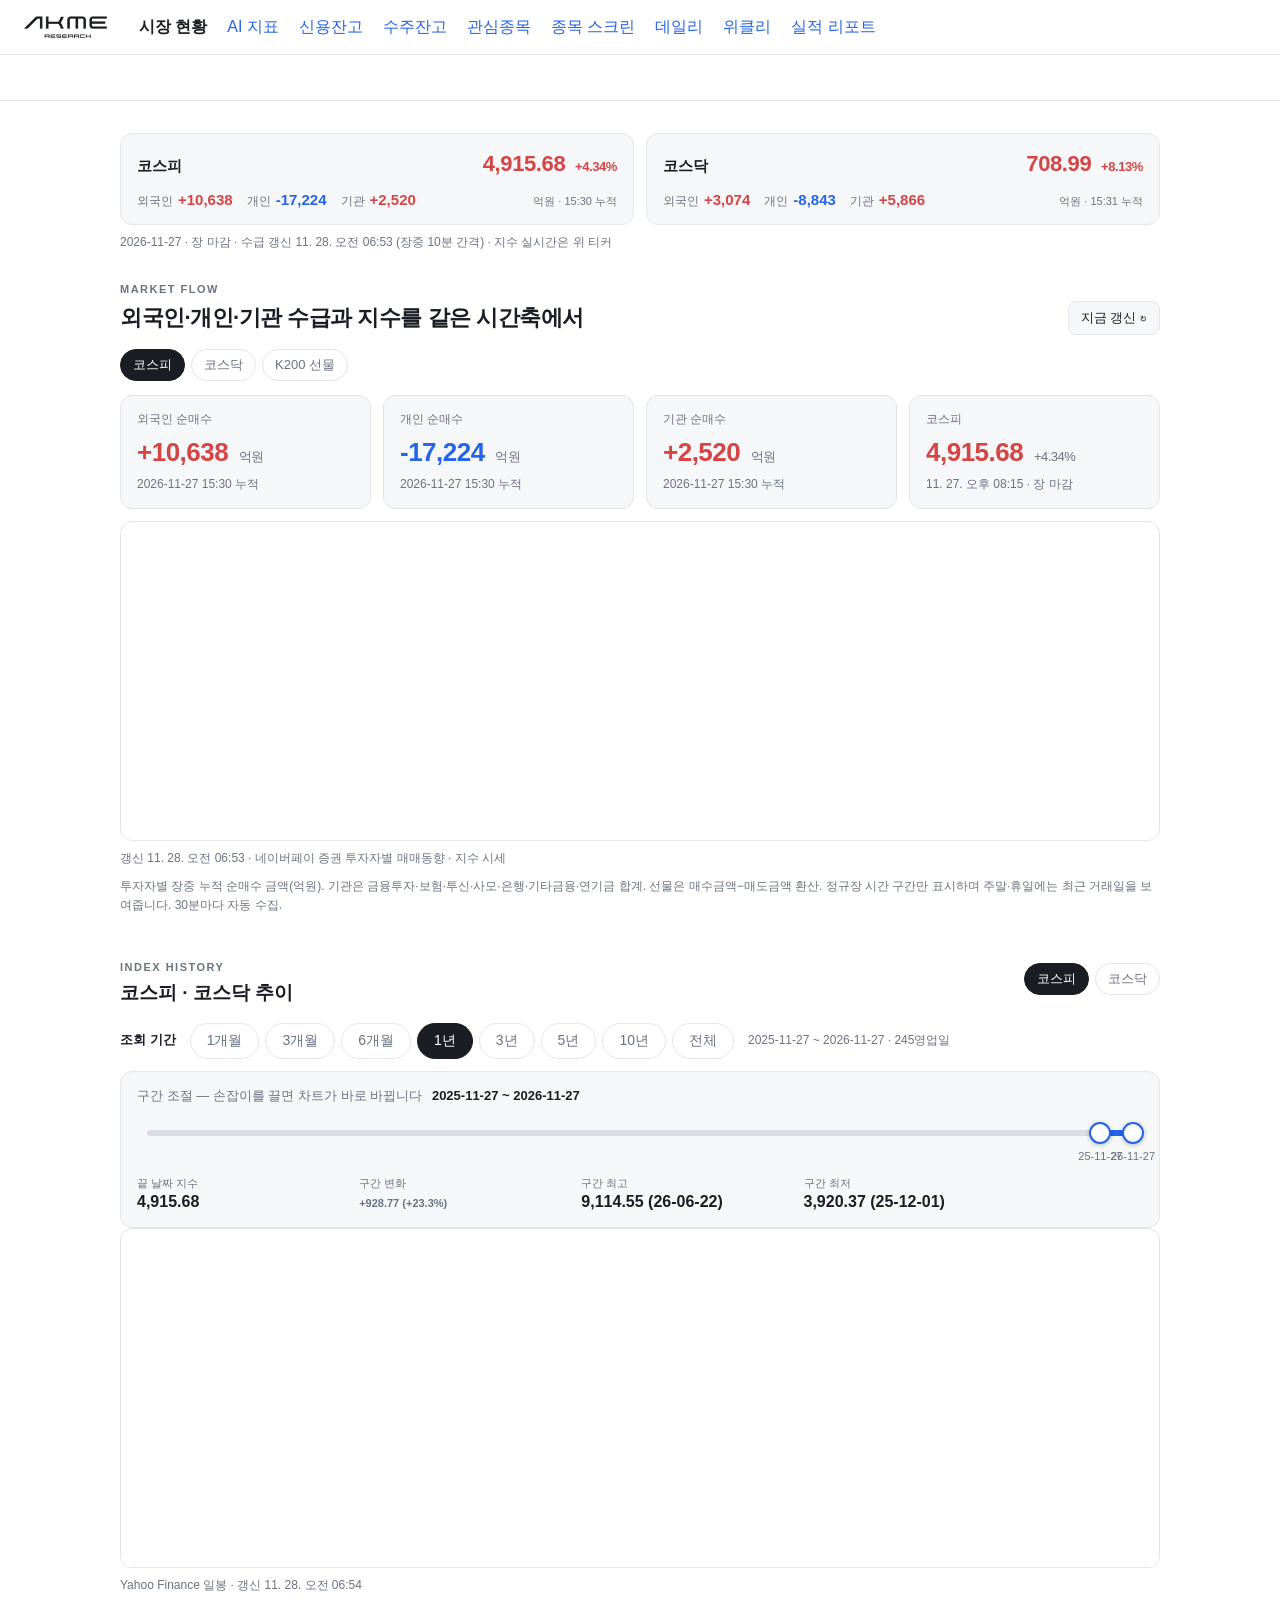
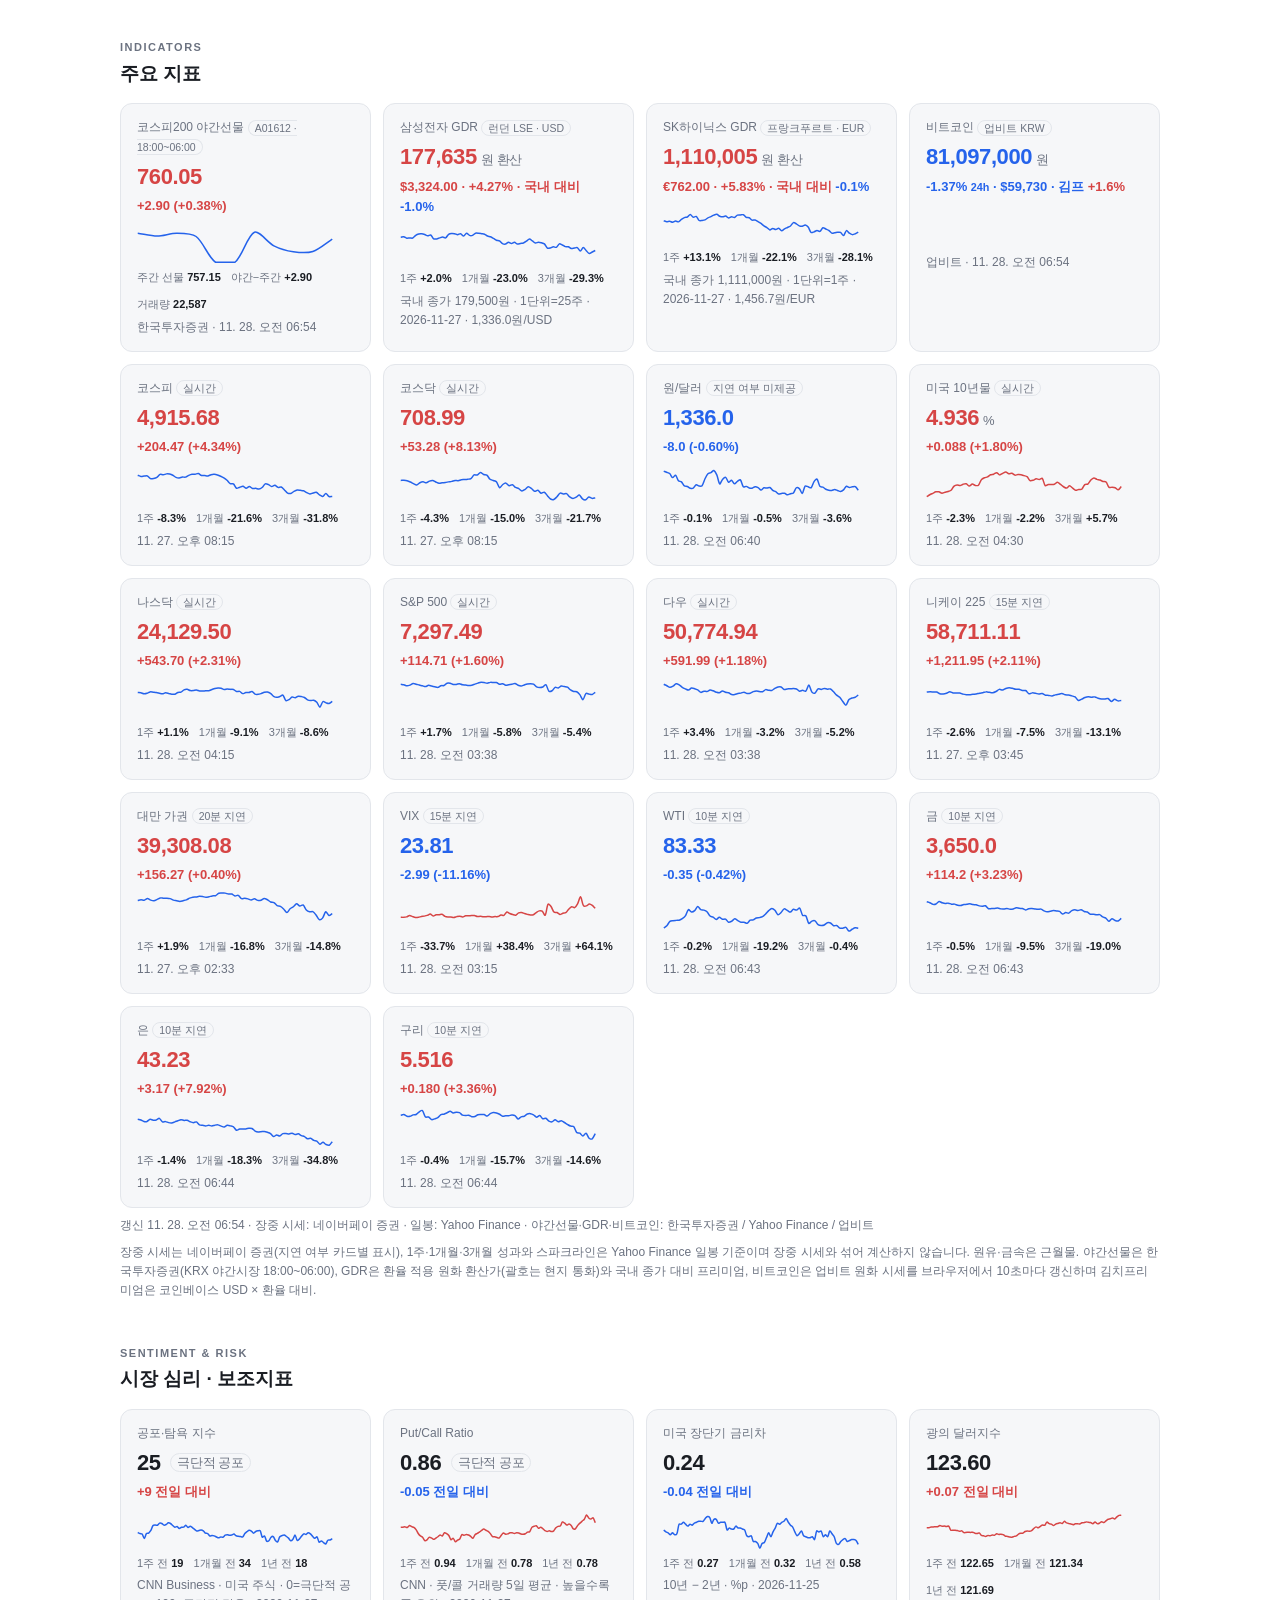
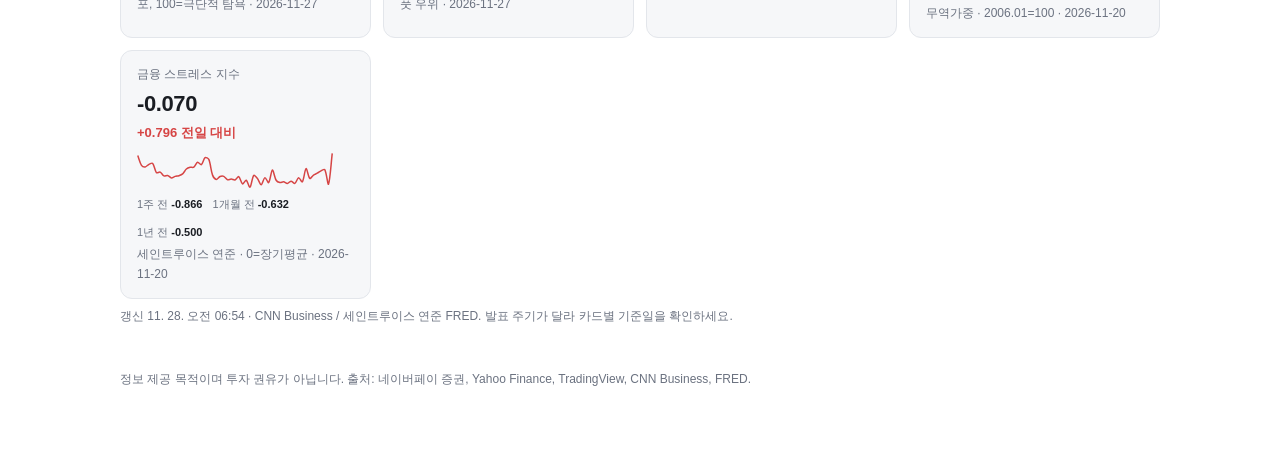
<file: index.html>
<!DOCTYPE html>
<html lang="ko">
<head>
<meta charset="UTF-8">
<meta name="viewport" content="width=device-width, initial-scale=1">
<title>시장 현황 · AKME Research</title>
<meta name="description" content="외국인 수급과 지수, 12개 핵심 지표, 시장 심리를 한 화면에서. AI가 읽는 실적·수급·시장 심리.">
<meta property="og:type" content="website">
<meta property="og:site_name" content="AKME Research">
<meta property="og:title" content="시장 현황 · AKME Research">
<meta property="og:description" content="외국인 수급과 지수, 12개 핵심 지표, 시장 심리를 한 화면에서. AI가 읽는 실적·수급·시장 심리.">
<meta property="og:url" content="https://akmeresearch.github.io/stock/index.html">
<meta property="og:image" content="https://akmeresearch.github.io/stock/site/img/og-logo-2026-11.png">
<meta property="og:image:width" content="1200">
<meta property="og:image:height" content="630">
<meta property="og:locale" content="ko_KR">
<meta name="twitter:card" content="summary_large_image">
<meta name="twitter:title" content="시장 현황 · AKME Research">
<meta name="twitter:description" content="외국인 수급과 지수, 12개 핵심 지표, 시장 심리를 한 화면에서. AI가 읽는 실적·수급·시장 심리.">
<meta name="twitter:image" content="https://akmeresearch.github.io/stock/site/img/og-logo-2026-11.png">
<link rel="icon" href="favicon.ico?v=2" sizes="any">
<link rel="icon" type="image/png" sizes="32x32" href="site/img/icon-32.png?v=2">
<link rel="icon" type="image/png" sizes="192x192" href="site/img/icon-192.png?v=2">
<link rel="apple-touch-icon" sizes="180x180" href="site/img/icon-180.png?v=2">
<meta name="theme-color" content="#000000">
<link rel="stylesheet" href="site/style.css?v=202611201400">
<script src="site/vendor/chart.umd.min.js"></script>
</head>
<body>
<nav class="nav">
  <a class="brand" href="index.html"><img src="site/img/logo-dark.png" alt="AKME Research"></a>
  <a href="index.html" class="cur">시장 현황</a>
  <a href="ai.html">AI 지표</a>
  <a href="credit.html">신용잔고</a>
  <a href="backlog.html">수주잔고</a>
  <a href="stocks.html">관심종목</a>
  <a href="screen.html">종목 스크린</a>
  <a href="daily.html">데일리</a>
  <a href="weekly.html">위클리</a>
  <a href="reports.html">실적 리포트</a>
</nav>

<!-- 실시간 티커 (TradingView) -->
<div class="ticker">
  <div class="tradingview-widget-container">
    <div class="tradingview-widget-container__widget"></div>
    <script type="text/javascript" src="https://s3.tradingview.com/external-embedding/embed-widget-ticker-tape.js" async>
    {"symbols":[
      {"proName":"KRX:KOSPI","title":"코스피"},
      {"proName":"KRX:KOSDAQ","title":"코스닥"},
      {"proName":"KRX:KOSPI200","title":"코스피200"},
      {"proName":"FX_IDC:USDKRW","title":"원/달러"},
      {"proName":"NASDAQ:IXIC","title":"나스닥"},
      {"proName":"SP:SPX","title":"S&P 500"},
      {"proName":"TVC:VIX","title":"VIX"},
      {"proName":"TVC:US10Y","title":"미 10년물"},
      {"proName":"TVC:USOIL","title":"WTI"},
      {"proName":"TVC:GOLD","title":"금"},
      {"proName":"LSE:SMSN","title":"삼성전자 GDR"},
      {"proName":"UPBIT:BTCKRW","title":"BTC"}
    ],"showSymbolLogo":false,"colorTheme":"light","isTransparent":true,"displayMode":"adaptive","locale":"kr"}
    </script>
  </div>
</div>

<main class="wrap wide">
  <section class="sec quick-sec">
    <div id="quick" class="quick"></div>
    <div id="quick-note" class="note"></div>
  </section>

  <section class="sec">
    <div class="sec-head">
      <div><div class="eyebrow">MARKET FLOW</div><h1>외국인·개인·기관 수급과 지수를 같은 시간축에서</h1></div>
      <button class="btn" data-refresh>지금 갱신 ↻</button>
    </div>
    <div class="tabs">
      <button class="tab on" data-market="KOSPI">코스피</button>
      <button class="tab" data-market="KOSDAQ">코스닥</button>
      <button class="tab" data-market="FUT">K200 선물</button>
    </div>
    <div id="flow-stat" class="stats"></div>
    <div class="chart-box"><canvas id="flow-chart"></canvas></div>
    <div id="flow-note" class="note"></div>
    <div class="note">투자자별 장중 누적 순매수 금액(억원). 기관은 금융투자·보험·투신·사모·은행·기타금융·연기금 합계. 선물은 매수금액−매도금액 환산. 정규장 시간 구간만 표시하며 주말·휴일에는 최근 거래일을 보여줍니다. 30분마다 자동 수집.</div>
  </section>

  <section class="sec">
    <div class="sec-head">
      <div><div class="eyebrow">INDEX HISTORY</div><h2>코스피 · 코스닥 추이</h2></div>
      <div class="tabs" id="ih-market"><button class="tab on" data-code="KOSPI">코스피</button><button class="tab" data-code="KOSDAQ">코스닥</button></div>
    </div>
    <div class="period-bar">
      <span class="period-label">조회 기간</span>
      <div class="tabs" id="ih-range">
        <button class="tab" data-months="1">1개월</button>
        <button class="tab" data-months="3">3개월</button>
        <button class="tab" data-months="6">6개월</button>
        <button class="tab on" data-months="12">1년</button>
        <button class="tab" data-months="36">3년</button>
        <button class="tab" data-months="60">5년</button>
        <button class="tab" data-months="120">10년</button>
        <button class="tab" data-months="0">전체</button>
      </div>
      <span id="ih-period-note" class="note" style="margin:0"></span>
    </div>
    <div class="slider-box">
      <label>구간 조절 — 손잡이를 끌면 차트가 바로 바뀝니다 <b><span id="ih-start">—</span> ~ <span id="ih-end">—</span></b></label>
      <div id="ih-slider"></div>
      <div class="readout">
        <div><span>끝 날짜 지수</span><b id="ih-last">—</b></div>
        <div><span>구간 변화</span><b id="ih-change">—</b></div>
        <div><span>구간 최고</span><b id="ih-high">—</b></div>
        <div><span>구간 최저</span><b id="ih-low">—</b></div>
      </div>
    </div>
    <div class="chart-box" style="height:340px"><canvas id="ih-chart"></canvas></div>
    <div id="ih-note" class="note"></div>
  </section>

  <section class="sec">
    <div class="sec-head"><div><div class="eyebrow">INDICATORS</div><h2>주요 지표</h2></div></div>
    <div id="ind-grid" class="grid"></div>
    <div id="ind-note" class="note"></div>
    <div class="note">장중 시세는 네이버페이 증권(지연 여부 카드별 표시), 1주·1개월·3개월 성과와 스파크라인은 Yahoo Finance 일봉 기준이며 장중 시세와 섞어 계산하지 않습니다. 원유·금속은 근월물. 야간선물은 한국투자증권(KRX 야간시장 18:00~06:00), GDR은 환율 적용 원화 환산가(괄호는 현지 통화)와 국내 종가 대비 프리미엄, 비트코인은 업비트 원화 시세를 브라우저에서 10초마다 갱신하며 김치프리미엄은 코인베이스 USD × 환율 대비.</div>
  </section>

  <section class="sec">
    <div class="sec-head"><div><div class="eyebrow">SENTIMENT &amp; RISK</div><h2>시장 심리 · 보조지표</h2></div></div>
    <div id="sent-grid" class="grid"></div>
    <div id="sent-note" class="note"></div>
  </section>

  <div class="footer">정보 제공 목적이며 투자 권유가 아닙니다. 출처: 네이버페이 증권, Yahoo Finance, TradingView, CNN Business, FRED.</div>
</main>
<script src="site/rangeslider.js?v=202611161532"></script>
<script src="site/market.js?v=202611161532"></script>
</body>
</html>
</file>
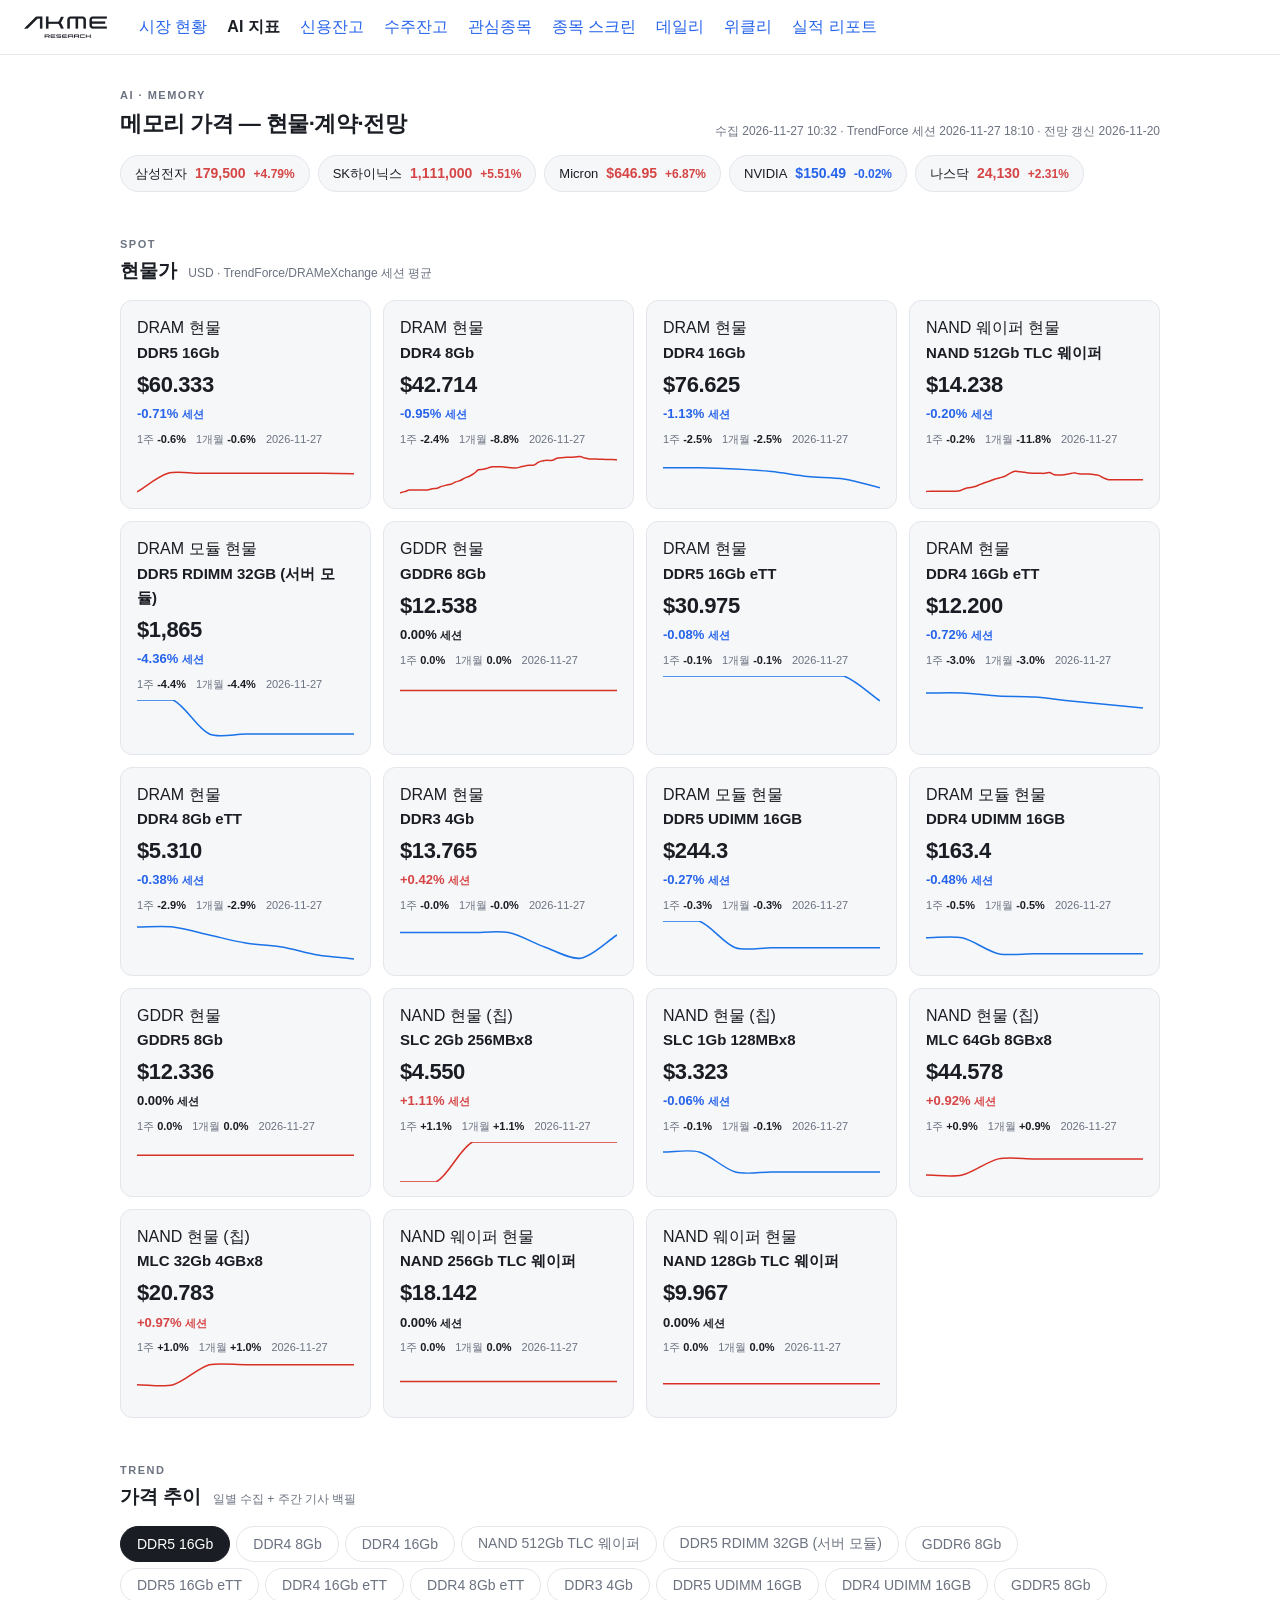
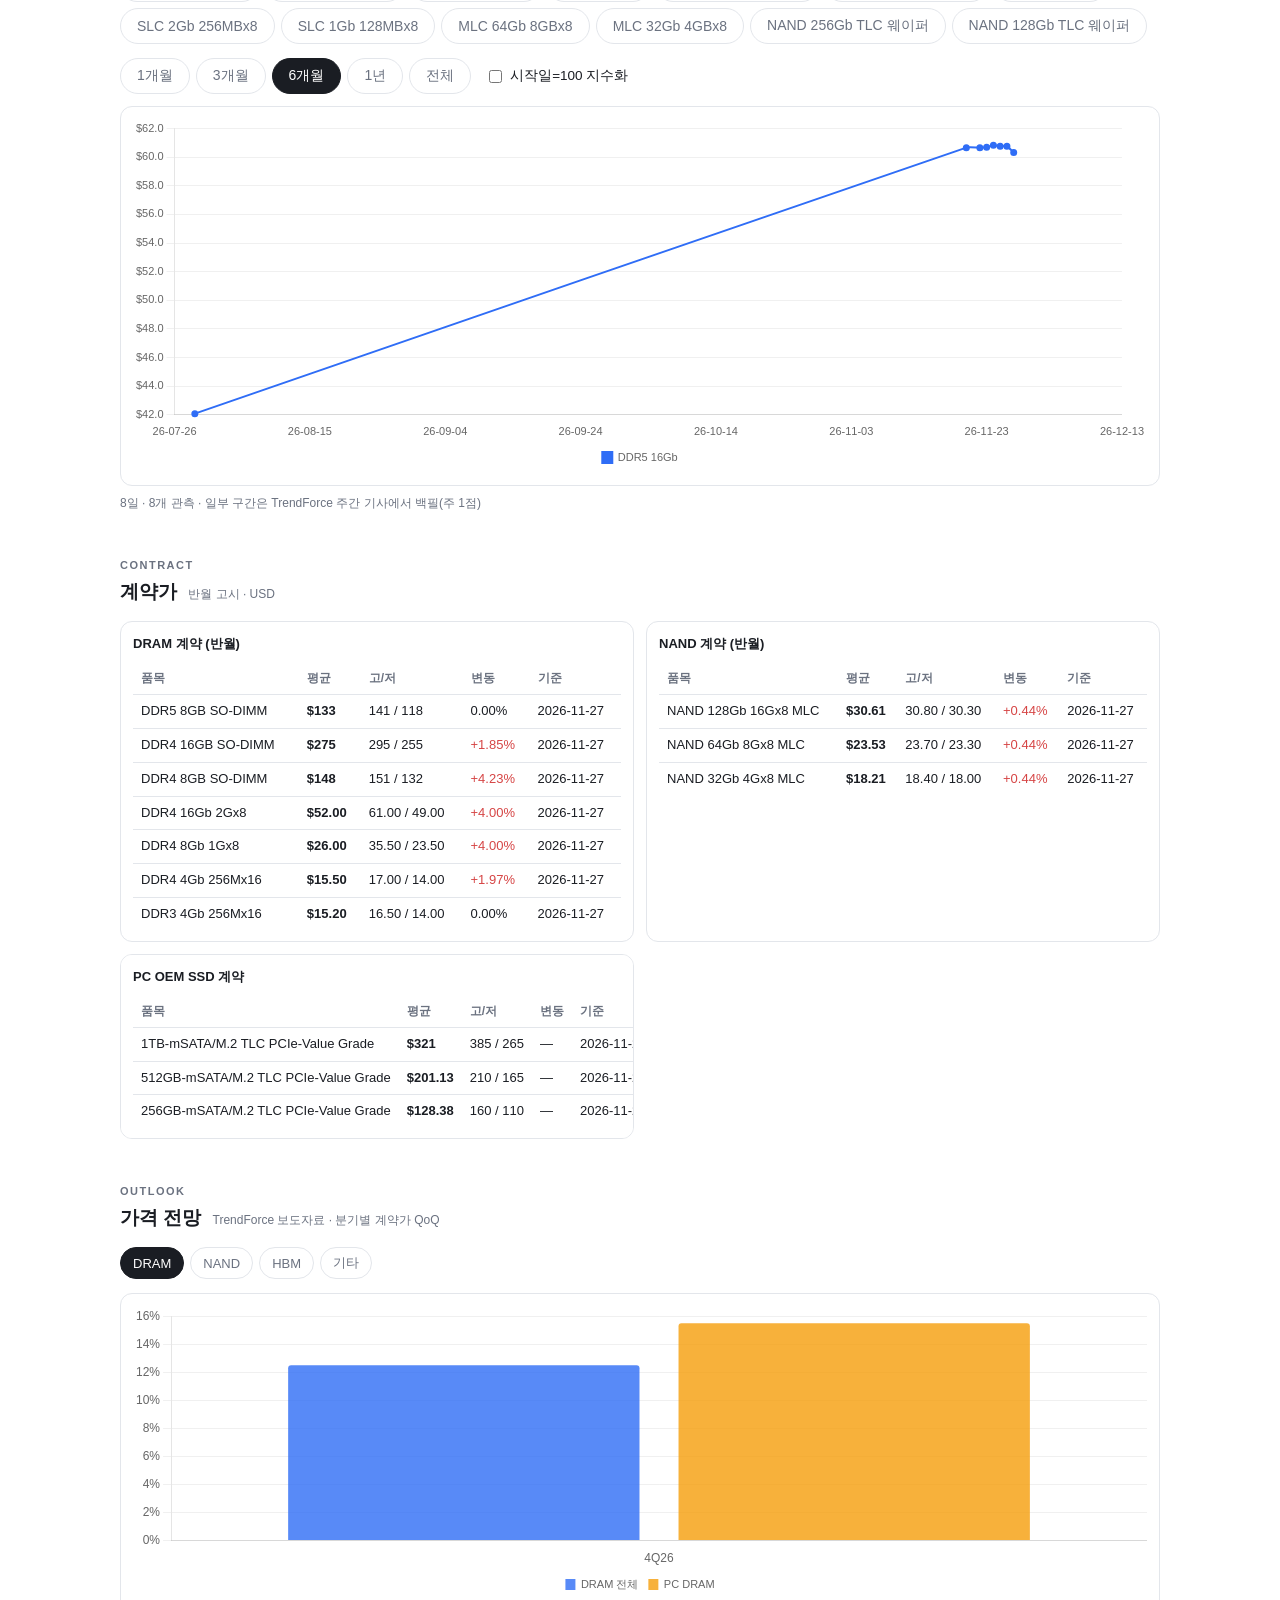
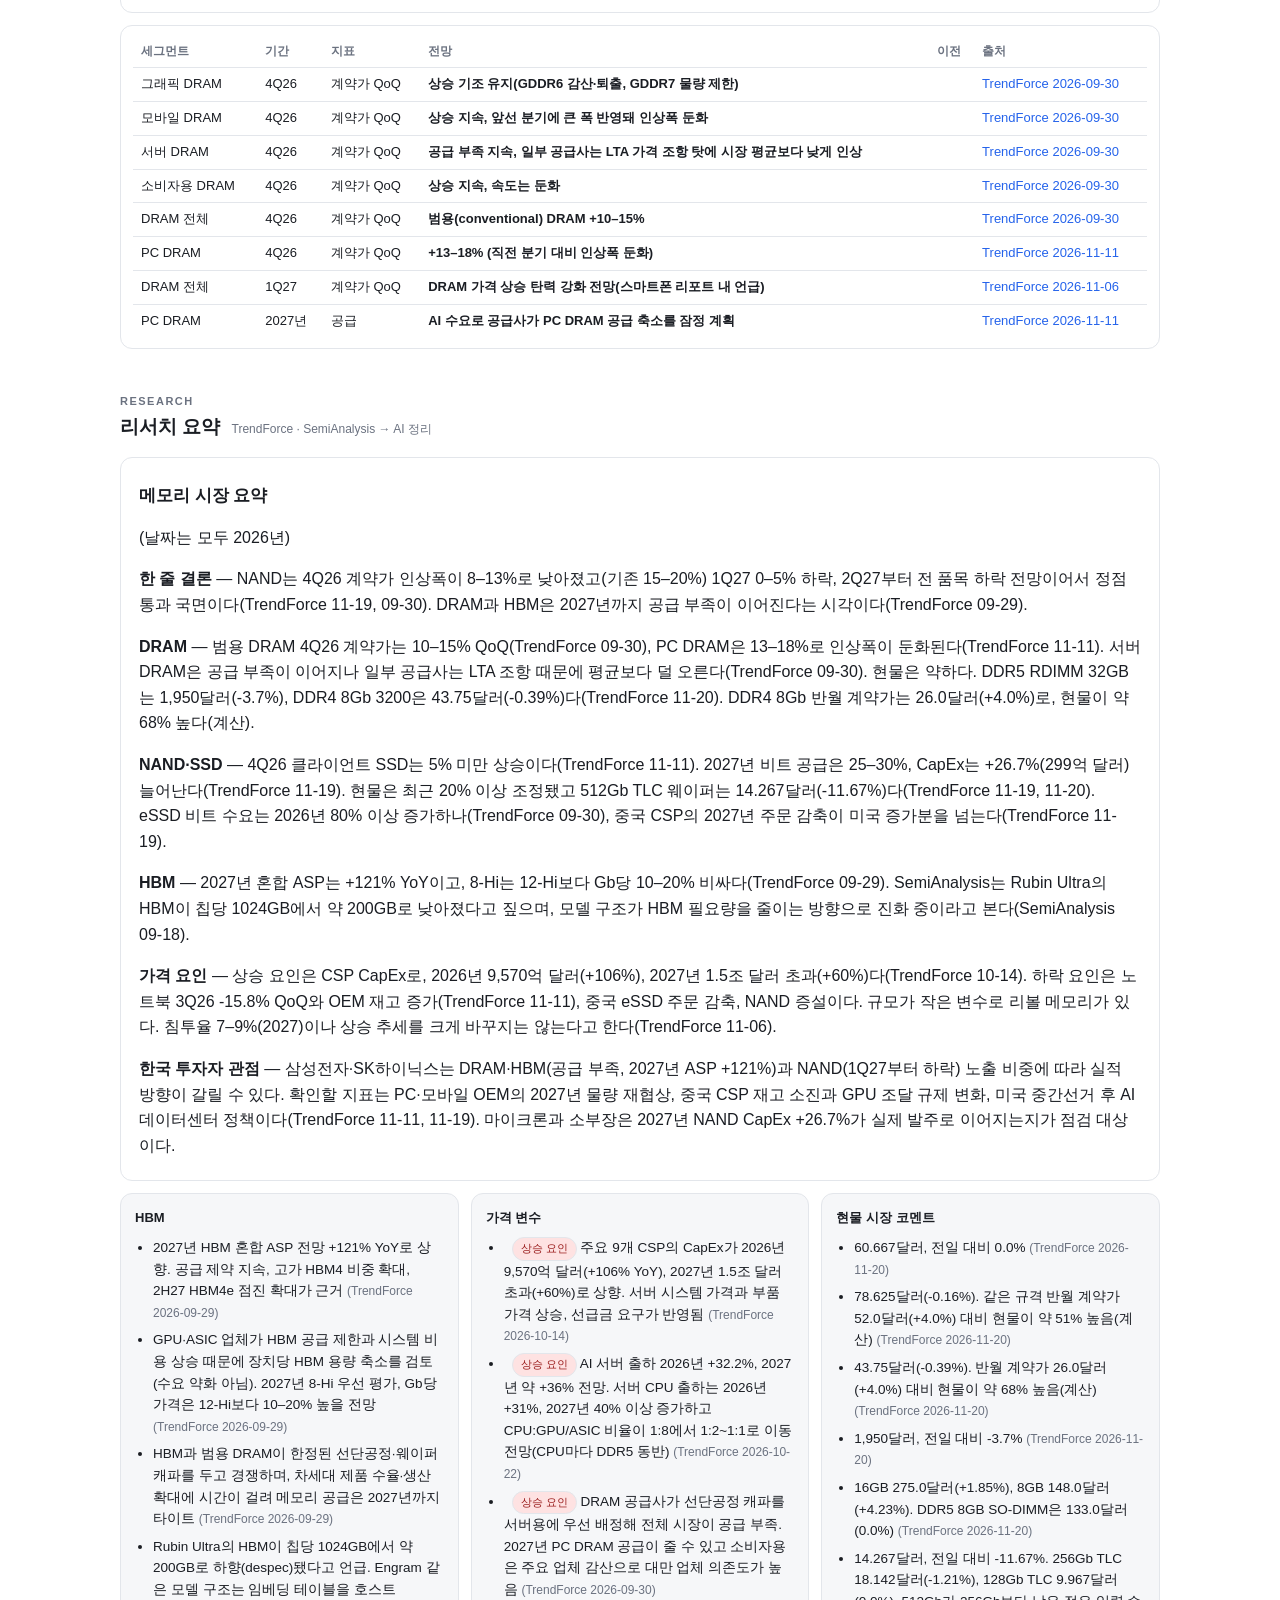
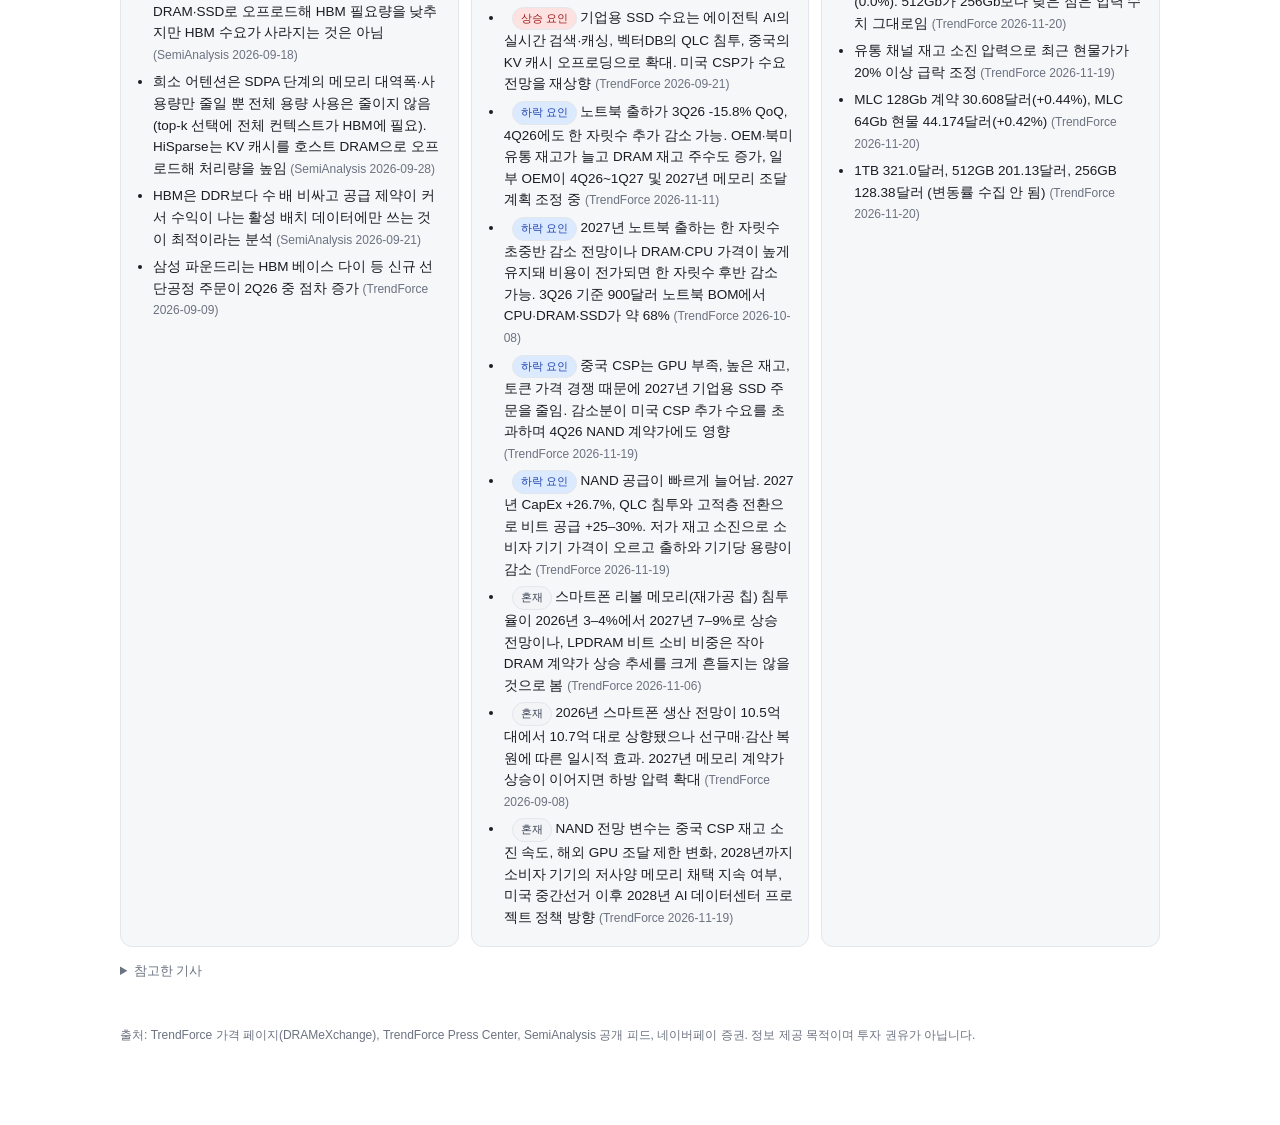
<file: ai.html>
<!DOCTYPE html>
<html lang="ko">
<head>
<meta charset="UTF-8">
<meta name="viewport" content="width=device-width, initial-scale=1">
<title>AI 지표 · AKME Research</title>
<meta name="description" content="DRAM·NAND 현물가 추이, 계약가, TrendForce·SemiAnalysis 기반 메모리 가격 전망을 차트로.">
<meta property="og:type" content="website">
<meta property="og:site_name" content="AKME Research">
<meta property="og:title" content="AI 지표 · AKME Research">
<meta property="og:description" content="DRAM·NAND 현물가 추이, 계약가, TrendForce·SemiAnalysis 기반 메모리 가격 전망을 차트로.">
<meta property="og:url" content="https://akmeresearch.github.io/stock/ai.html">
<meta property="og:image" content="https://akmeresearch.github.io/stock/site/img/og-logo-2026-11.png">
<meta property="og:image:width" content="1200">
<meta property="og:image:height" content="630">
<meta property="og:locale" content="ko_KR">
<meta name="twitter:card" content="summary_large_image">
<meta name="twitter:title" content="AI 지표 · AKME Research">
<meta name="twitter:image" content="https://akmeresearch.github.io/stock/site/img/og-logo-2026-11.png">
<link rel="icon" href="favicon.ico?v=2" sizes="any">
<link rel="icon" type="image/png" sizes="32x32" href="site/img/icon-32.png?v=2">
<link rel="icon" type="image/png" sizes="192x192" href="site/img/icon-192.png?v=2">
<link rel="apple-touch-icon" sizes="180x180" href="site/img/icon-180.png?v=2">
<meta name="theme-color" content="#000000">
<link rel="stylesheet" href="site/style.css?v=202611201400">
<script src="site/vendor/chart.umd.min.js"></script>
<script src="site/vendor/marked.min.js"></script>
</head>
<body>
<nav class="nav">
  <a class="brand" href="index.html"><img src="site/img/logo-dark.png" alt="AKME Research"></a>
  <a href="index.html">시장 현황</a>
  <a href="ai.html" class="cur">AI 지표</a>
  <a href="credit.html">신용잔고</a>
  <a href="backlog.html">수주잔고</a>
  <a href="stocks.html">관심종목</a>
  <a href="screen.html">종목 스크린</a>
  <a href="daily.html">데일리</a>
  <a href="weekly.html">위클리</a>
  <a href="reports.html">실적 리포트</a>
</nav>
<main class="wrap wide">
  <section class="sec">
    <div class="sec-head">
      <div><div class="eyebrow">AI · MEMORY</div><h1>메모리 가격 — 현물·계약·전망</h1></div>
      <div id="asof" class="note"></div>
    </div>
    <div id="related" class="ai-related"></div>
  </section>

  <section class="sec">
    <div class="sec-head"><div><div class="eyebrow">SPOT</div><h2>현물가 <span class="unit">USD · TrendForce/DRAMeXchange 세션 평균</span></h2></div></div>
    <div id="spot-cards" class="grid"><div class="empty">불러오는 중…</div></div>
  </section>

  <section class="sec">
    <div class="sec-head"><div><div class="eyebrow">TREND</div><h2>가격 추이 <span class="unit">일별 수집 + 주간 기사 백필</span></h2></div></div>
    <div class="period-bar">
      <div class="tabs" id="trend-items"></div>
      <div class="tabs" id="trend-period">
        <button class="tab" data-m="1">1개월</button><button class="tab" data-m="3">3개월</button><button class="tab on" data-m="6">6개월</button><button class="tab" data-m="12">1년</button><button class="tab" data-m="0">전체</button>
      </div>
      <label class="sc-check"><input id="trend-norm" type="checkbox"> 시작일=100 지수화</label>
    </div>
    <div class="chart-box tall"><canvas id="trend"></canvas></div>
    <div id="trend-note" class="note"></div>
  </section>

  <section class="sec">
    <div class="sec-head"><div><div class="eyebrow">CONTRACT</div><h2>계약가 <span class="unit">반월 고시 · USD</span></h2></div></div>
    <div id="contract" class="ai-tables"></div>
  </section>

  <section class="sec">
    <div class="sec-head"><div><div class="eyebrow">OUTLOOK</div><h2>가격 전망 <span class="unit">TrendForce 보도자료 · 분기별 계약가 QoQ</span></h2></div></div>
    <div class="tabs" id="fc-market"></div>
    <div class="chart-box"><canvas id="forecast"></canvas></div>
    <div id="fc-table" class="ai-tables"></div>
  </section>

  <section class="sec">
    <div class="sec-head"><div><div class="eyebrow">RESEARCH</div><h2>리서치 요약 <span class="unit">TrendForce · SemiAnalysis → AI 정리</span></h2></div></div>
    <div id="summary" class="md ai-summary"></div>
    <div id="points" class="ai-points"></div>
    <details class="ai-sources"><summary>참고한 기사</summary><ul id="sources"></ul></details>
  </section>

  <div class="footer">출처: TrendForce 가격 페이지(DRAMeXchange), TrendForce Press Center, SemiAnalysis 공개 피드, 네이버페이 증권. 정보 제공 목적이며 투자 권유가 아닙니다.</div>
</main>
<script src="site/ai.js?v=202611201500"></script>
</body>
</html>
</file>
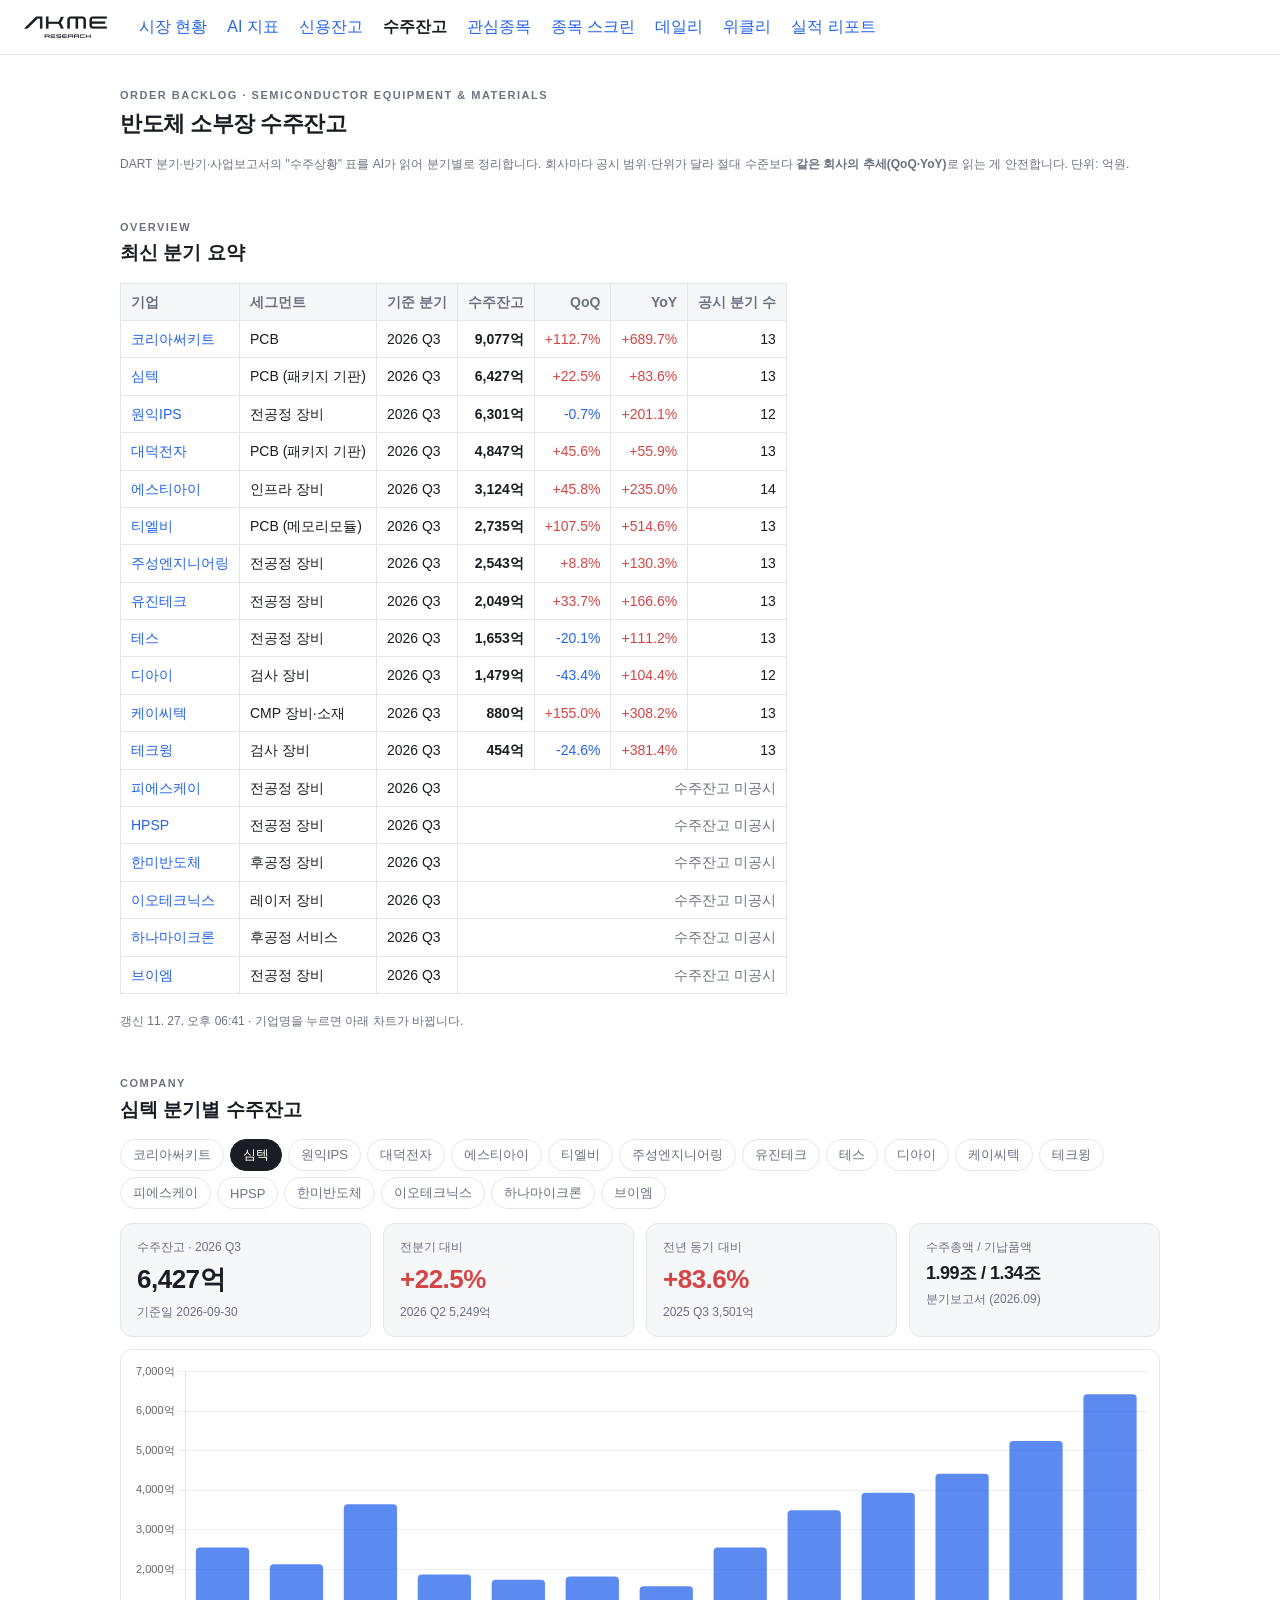
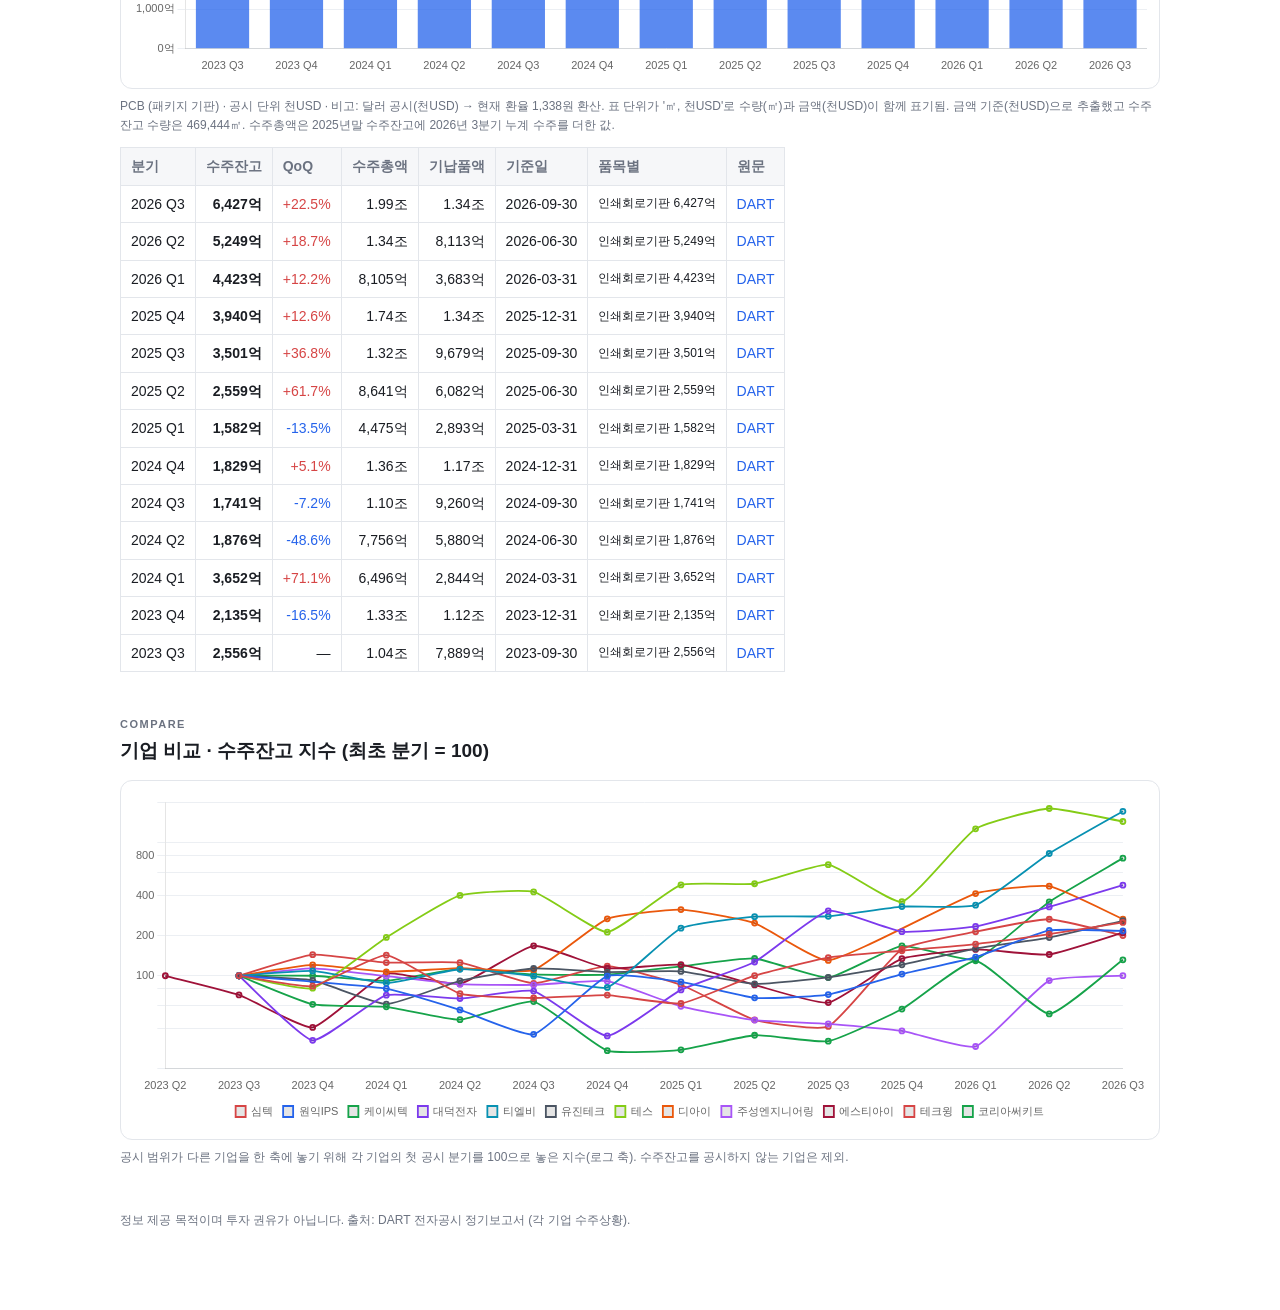
<file: backlog.html>
<!DOCTYPE html>
<html lang="ko">
<head>
<meta charset="UTF-8">
<meta name="viewport" content="width=device-width, initial-scale=1">
<title>수주잔고 · AKME Research</title>
<meta name="description" content="반도체 소부장 기업의 분기별 수주잔고 추이 — DART 정기보고서 수주상황 기준">
<meta property="og:type" content="website">
<meta property="og:site_name" content="AKME Research">
<meta property="og:title" content="수주잔고 · AKME Research">
<meta property="og:description" content="반도체 소부장 기업의 분기별 수주잔고 추이 — DART 정기보고서 수주상황 기준">
<meta property="og:url" content="https://akmeresearch.github.io/stock/backlog.html">
<meta property="og:image" content="https://akmeresearch.github.io/stock/site/img/og-logo-2026-11.png">
<meta property="og:image:width" content="1200">
<meta property="og:image:height" content="630">
<meta property="og:locale" content="ko_KR">
<meta name="twitter:card" content="summary_large_image">
<meta name="twitter:title" content="수주잔고 · AKME Research">
<meta name="twitter:description" content="반도체 소부장 기업의 분기별 수주잔고 추이">
<meta name="twitter:image" content="https://akmeresearch.github.io/stock/site/img/og-logo-2026-11.png">
<link rel="icon" href="favicon.ico?v=2" sizes="any">
<link rel="icon" type="image/png" sizes="32x32" href="site/img/icon-32.png?v=2">
<link rel="icon" type="image/png" sizes="192x192" href="site/img/icon-192.png?v=2">
<link rel="apple-touch-icon" sizes="180x180" href="site/img/icon-180.png?v=2">
<meta name="theme-color" content="#000000">
<link rel="stylesheet" href="site/style.css?v=202611201400">
<script src="site/vendor/chart.umd.min.js"></script>
</head>
<body>
<nav class="nav">
  <a class="brand" href="index.html"><img src="site/img/logo-dark.png" alt="AKME Research"></a>
  <a href="index.html">시장 현황</a>
  <a href="ai.html">AI 지표</a>
  <a href="credit.html">신용잔고</a>
  <a href="backlog.html" class="cur">수주잔고</a>
  <a href="stocks.html">관심종목</a>
  <a href="screen.html">종목 스크린</a>
  <a href="daily.html">데일리</a>
  <a href="weekly.html">위클리</a>
  <a href="reports.html">실적 리포트</a>
</nav>
<main class="wrap wide">
  <section class="sec">
    <div class="sec-head">
      <div><div class="eyebrow">ORDER BACKLOG · SEMICONDUCTOR EQUIPMENT &amp; MATERIALS</div><h1>반도체 소부장 수주잔고</h1></div>
    </div>
    <div class="note">DART 분기·반기·사업보고서의 "수주상황" 표를 AI가 읽어 분기별로 정리합니다. 회사마다 공시 범위·단위가 달라 절대 수준보다 <b>같은 회사의 추세(QoQ·YoY)</b>로 읽는 게 안전합니다. 단위: 억원.</div>
  </section>

  <section class="sec">
    <div class="sec-head"><div><div class="eyebrow">OVERVIEW</div><h2>최신 분기 요약</h2></div></div>
    <div id="bl-table" class="md"><div class="empty">불러오는 중…</div></div>
  </section>

  <section class="sec">
    <div class="sec-head">
      <div><div class="eyebrow">COMPANY</div><h2 id="bl-title">분기별 수주잔고</h2></div>
    </div>
    <div class="tabs" id="bl-companies"></div>
    <div id="bl-stat" class="stats"></div>
    <div class="chart-box" style="height:340px"><canvas id="bl-chart"></canvas></div>
    <div id="bl-note" class="note"></div>
    <div id="bl-detail" class="md"></div>
  </section>

  <section class="sec">
    <div class="sec-head"><div><div class="eyebrow">COMPARE</div><h2>기업 비교 · 수주잔고 지수 (최초 분기 = 100)</h2></div></div>
    <div class="chart-box" style="height:360px"><canvas id="bl-compare"></canvas></div>
    <div class="note">공시 범위가 다른 기업을 한 축에 놓기 위해 각 기업의 첫 공시 분기를 100으로 놓은 지수(로그 축). 수주잔고를 공시하지 않는 기업은 제외.</div>
  </section>

  <div class="footer">정보 제공 목적이며 투자 권유가 아닙니다. 출처: DART 전자공시 정기보고서 (각 기업 수주상황).</div>
</main>
<script src="site/backlog.js?v=202611171150"></script>
</body>
</html>
</file>
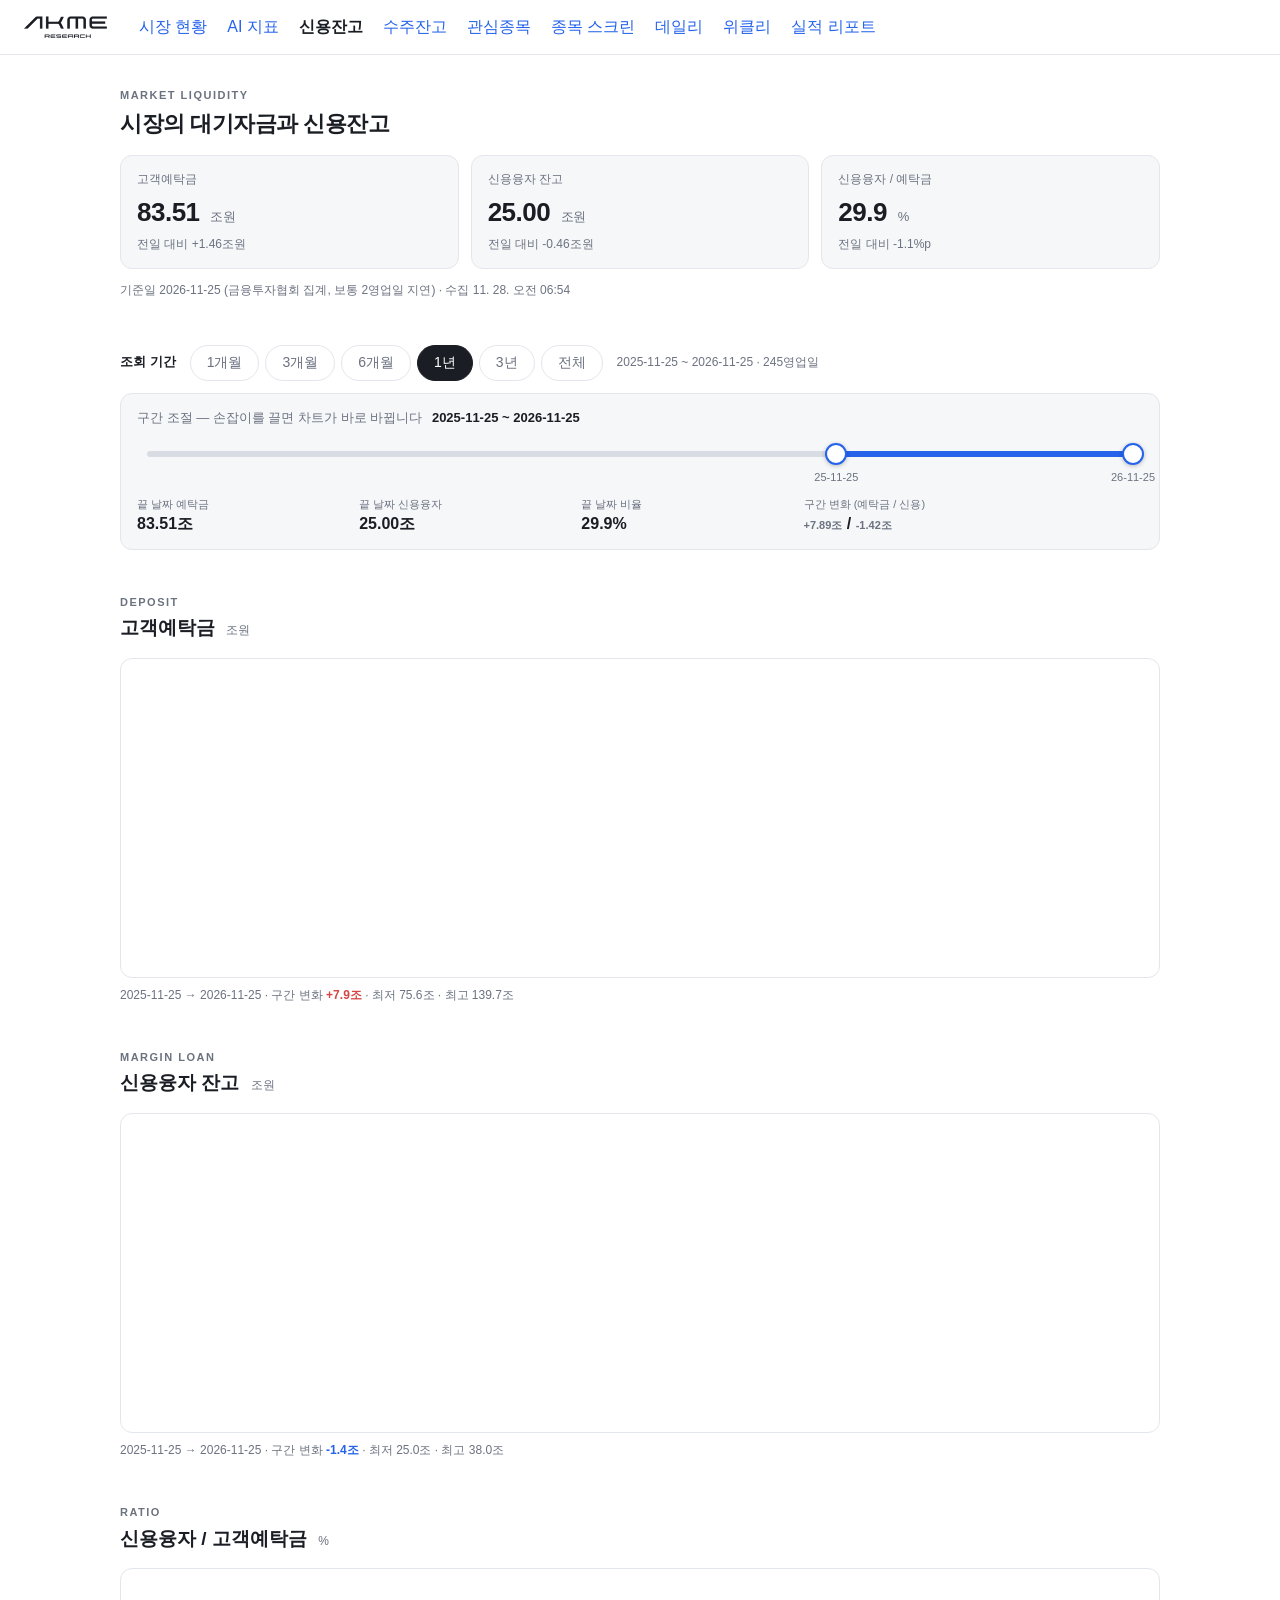
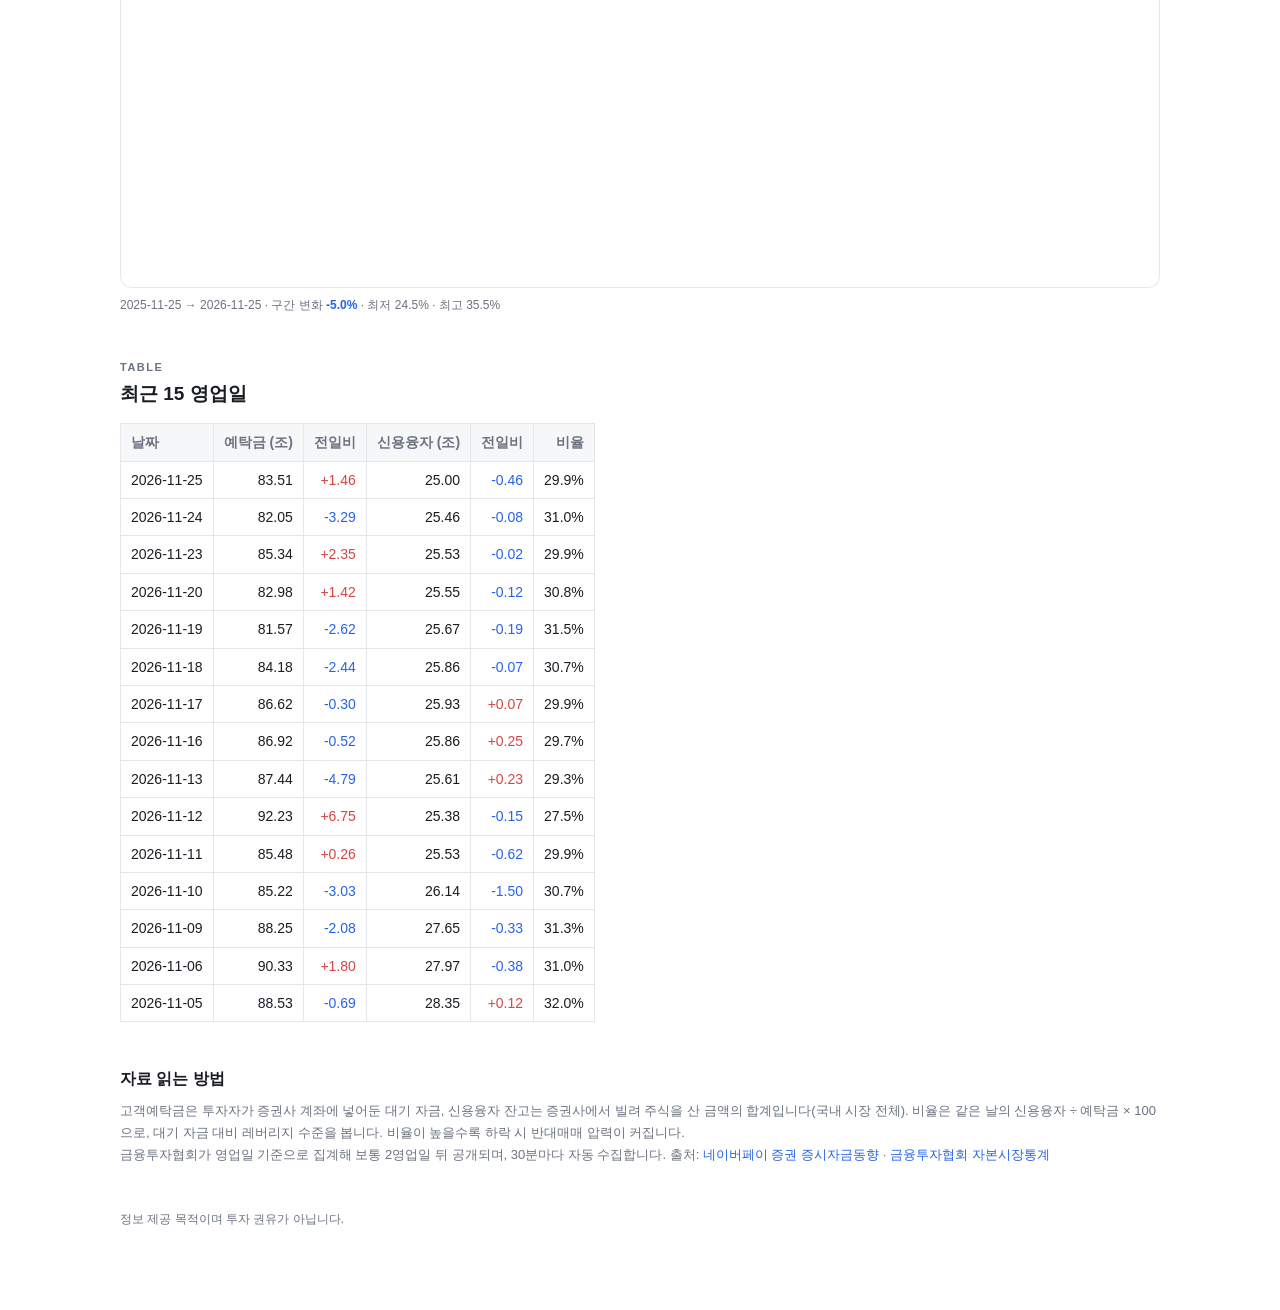
<file: credit.html>
<!DOCTYPE html>
<html lang="ko">
<head>
<meta charset="UTF-8">
<meta name="viewport" content="width=device-width, initial-scale=1">
<title>신용잔고 · AKME Research</title>
<meta name="description" content="시장 전체 고객예탁금·신용융자 잔고와 예탁금 대비 비율의 일별 추이">
<meta property="og:type" content="website">
<meta property="og:site_name" content="AKME Research">
<meta property="og:title" content="신용잔고 · AKME Research">
<meta property="og:description" content="시장 전체 고객예탁금·신용융자 잔고와 예탁금 대비 비율의 일별 추이">
<meta property="og:url" content="https://akmeresearch.github.io/stock/credit.html">
<meta property="og:image" content="https://akmeresearch.github.io/stock/site/img/og-logo-2026-11.png">
<meta property="og:image:width" content="1200">
<meta property="og:image:height" content="630">
<meta property="og:locale" content="ko_KR">
<meta name="twitter:card" content="summary_large_image">
<meta name="twitter:title" content="신용잔고 · AKME Research">
<meta name="twitter:description" content="시장 전체 고객예탁금·신용융자 잔고와 예탁금 대비 비율의 일별 추이">
<meta name="twitter:image" content="https://akmeresearch.github.io/stock/site/img/og-logo-2026-11.png">
<link rel="icon" href="favicon.ico?v=2" sizes="any">
<link rel="icon" type="image/png" sizes="32x32" href="site/img/icon-32.png?v=2">
<link rel="icon" type="image/png" sizes="192x192" href="site/img/icon-192.png?v=2">
<link rel="apple-touch-icon" sizes="180x180" href="site/img/icon-180.png?v=2">
<meta name="theme-color" content="#000000">
<link rel="stylesheet" href="site/style.css?v=202611201400">
<script src="site/vendor/chart.umd.min.js"></script>
</head>
<body>
<nav class="nav">
  <a class="brand" href="index.html"><img src="site/img/logo-dark.png" alt="AKME Research"></a>
  <a href="index.html">시장 현황</a>
  <a href="ai.html">AI 지표</a>
  <a href="credit.html" class="cur">신용잔고</a>
  <a href="backlog.html">수주잔고</a>
  <a href="stocks.html">관심종목</a>
  <a href="screen.html">종목 스크린</a>
  <a href="daily.html">데일리</a>
  <a href="weekly.html">위클리</a>
  <a href="reports.html">실적 리포트</a>
</nav>
<main class="wrap wide">
  <section class="sec">
    <div class="sec-head">
      <div><div class="eyebrow">MARKET LIQUIDITY</div><h1>시장의 대기자금과 신용잔고</h1></div>
    </div>
    <div id="credit-stat" class="stats"></div>
    <div id="credit-asof" class="note"></div>
  </section>

  <section class="sec">
    <div class="period-bar">
      <span class="period-label">조회 기간</span>
      <div class="tabs" id="range">
        <button class="tab" data-months="1">1개월</button>
        <button class="tab" data-months="3">3개월</button>
        <button class="tab" data-months="6">6개월</button>
        <button class="tab on" data-months="12">1년</button>
        <button class="tab" data-months="36">3년</button>
        <button class="tab" data-months="0">전체</button>
      </div>
      <span id="period-note" class="note" style="margin:0"></span>
    </div>
    <div class="slider-box">
      <label>구간 조절 — 손잡이를 끌면 차트가 바로 바뀝니다 <b><span id="sel-start">—</span> ~ <span id="sel-end">—</span></b></label>
      <div id="rs"></div>
      <div class="readout">
        <div><span>끝 날짜 예탁금</span><b id="sel-deposit">—</b></div>
        <div><span>끝 날짜 신용융자</span><b id="sel-credit">—</b></div>
        <div><span>끝 날짜 비율</span><b id="sel-ratio">—</b></div>
        <div><span>구간 변화 (예탁금 / 신용)</span><b id="sel-change">—</b></div>
      </div>
    </div>
  </section>

  <section class="sec">
    <div class="sec-head"><div><div class="eyebrow">DEPOSIT</div><h2>고객예탁금 <small class="unit">조원</small></h2></div></div>
    <div class="chart-box"><canvas id="chart-deposit"></canvas></div>
    <div id="note-deposit" class="note"></div>
  </section>

  <section class="sec">
    <div class="sec-head"><div><div class="eyebrow">MARGIN LOAN</div><h2>신용융자 잔고 <small class="unit">조원</small></h2></div></div>
    <div class="chart-box"><canvas id="chart-credit"></canvas></div>
    <div id="note-credit" class="note"></div>
  </section>

  <section class="sec">
    <div class="sec-head"><div><div class="eyebrow">RATIO</div><h2>신용융자 / 고객예탁금 <small class="unit">%</small></h2></div></div>
    <div class="chart-box"><canvas id="chart-ratio"></canvas></div>
    <div id="note-ratio" class="note"></div>
  </section>

  <section class="sec">
    <div class="sec-head"><div><div class="eyebrow">TABLE</div><h2>최근 15 영업일</h2></div></div>
    <div id="credit-table" class="md"></div>
  </section>

  <section class="sec">
    <h2 style="font-size:16px">자료 읽는 방법</h2>
    <div class="note" style="font-size:13px;line-height:1.7">
      고객예탁금은 투자자가 증권사 계좌에 넣어둔 대기 자금, 신용융자 잔고는 증권사에서 빌려 주식을 산 금액의 합계입니다(국내 시장 전체).
      비율은 같은 날의 신용융자 ÷ 예탁금 × 100으로, 대기 자금 대비 레버리지 수준을 봅니다. 비율이 높을수록 하락 시 반대매매 압력이 커집니다.<br>
      금융투자협회가 영업일 기준으로 집계해 보통 2영업일 뒤 공개되며, 30분마다 자동 수집합니다. 출처: <a href="https://stock.naver.com/market/stock/kr/deposit" target="_blank" rel="noopener">네이버페이 증권 증시자금동향</a> · <a href="https://freesis.kofia.or.kr/" target="_blank" rel="noopener">금융투자협회 자본시장통계</a>
    </div>
  </section>
  <div class="footer">정보 제공 목적이며 투자 권유가 아닙니다.</div>
</main>
<script src="site/rangeslider.js?v=202611161532"></script>
<script src="site/credit.js?v=202611161532"></script>
</body>
</html>
</file>
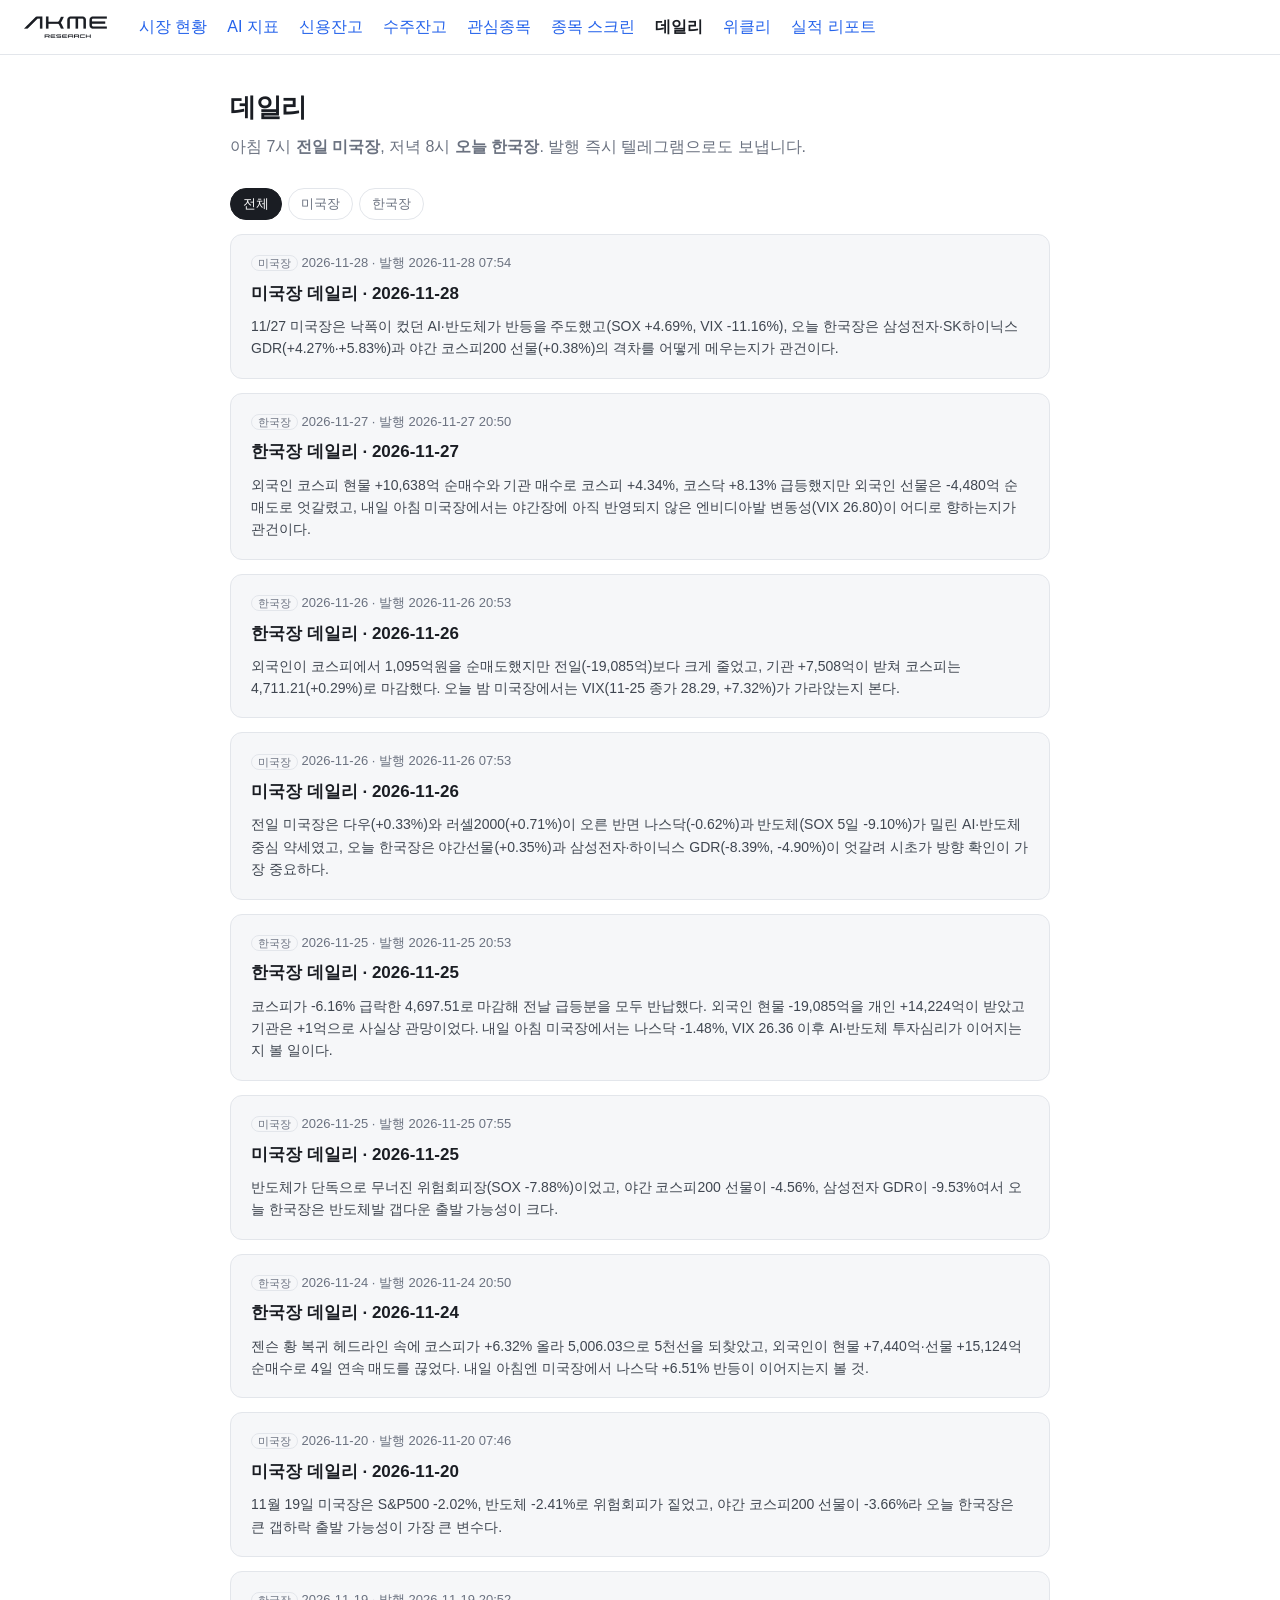
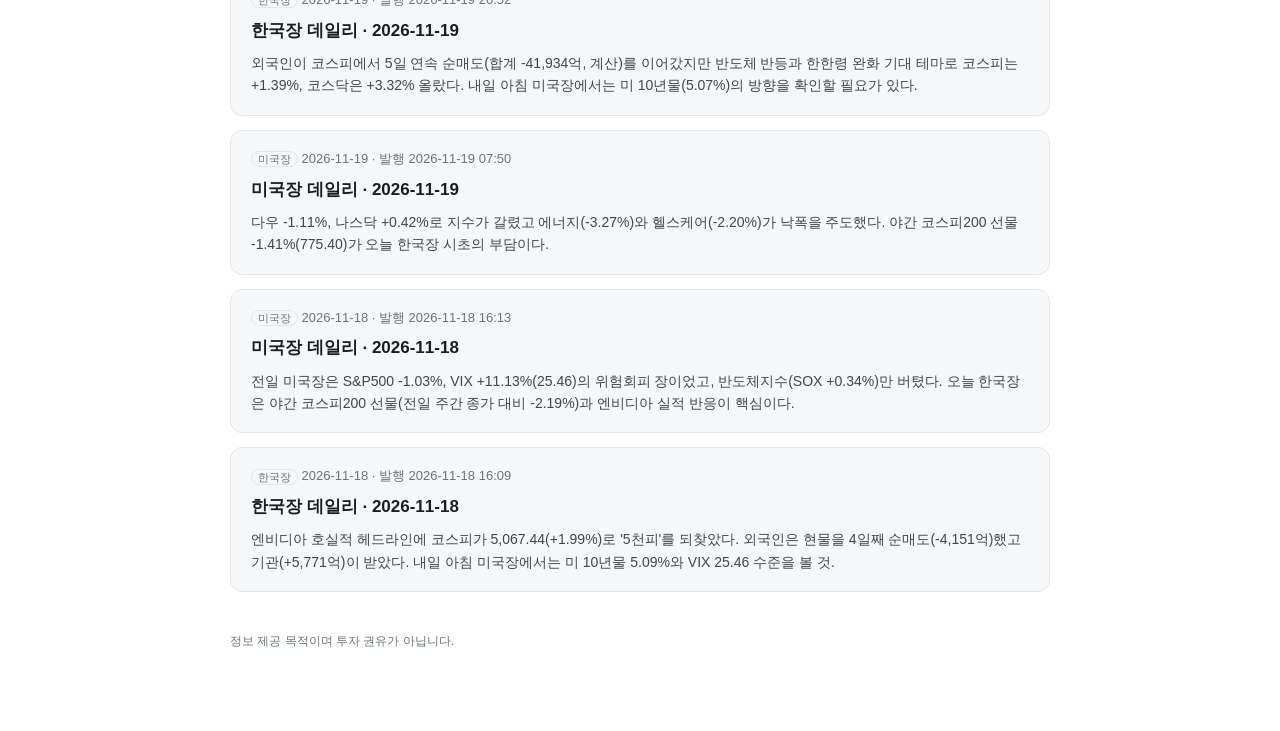
<file: daily.html>
<!DOCTYPE html>
<html lang="ko">
<head>
<meta charset="UTF-8">
<meta name="viewport" content="width=device-width, initial-scale=1">
<title>데일리 · AKME Research</title>
<meta name="description" content="아침 7시 전일 미국장, 저녁 8시 오늘 한국장. 지수·수급·섹터·뉴스를 AI가 정리한 데일리 브리핑.">
<meta property="og:type" content="website">
<meta property="og:site_name" content="AKME Research">
<meta property="og:title" content="데일리 · AKME Research">
<meta property="og:description" content="아침 7시 전일 미국장, 저녁 8시 오늘 한국장. 지수·수급·섹터·뉴스를 AI가 정리한 데일리 브리핑.">
<meta property="og:url" content="https://akmeresearch.github.io/stock/daily.html">
<meta property="og:image" content="https://akmeresearch.github.io/stock/site/img/og-logo-2026-11.png">
<meta property="og:image:width" content="1200">
<meta property="og:image:height" content="630">
<meta property="og:locale" content="ko_KR">
<meta name="twitter:card" content="summary_large_image">
<meta name="twitter:title" content="데일리 · AKME Research">
<meta name="twitter:description" content="아침 7시 전일 미국장, 저녁 8시 오늘 한국장. 지수·수급·섹터·뉴스를 AI가 정리한 데일리 브리핑.">
<meta name="twitter:image" content="https://akmeresearch.github.io/stock/site/img/og-logo-2026-11.png">
<link rel="icon" href="favicon.ico?v=2" sizes="any">
<link rel="icon" type="image/png" sizes="32x32" href="site/img/icon-32.png?v=2">
<link rel="icon" type="image/png" sizes="192x192" href="site/img/icon-192.png?v=2">
<link rel="apple-touch-icon" sizes="180x180" href="site/img/icon-180.png?v=2">
<meta name="theme-color" content="#000000">
<link rel="stylesheet" href="site/style.css?v=202611201400">
</head>
<body>
<nav class="nav">
  <a class="brand" href="index.html"><img src="site/img/logo-dark.png" alt="AKME Research"></a>
  <a href="index.html">시장 현황</a>
  <a href="ai.html">AI 지표</a>
  <a href="credit.html">신용잔고</a>
  <a href="backlog.html">수주잔고</a>
  <a href="stocks.html">관심종목</a>
  <a href="screen.html">종목 스크린</a>
  <a href="daily.html" class="cur">데일리</a>
  <a href="weekly.html">위클리</a>
  <a href="reports.html">실적 리포트</a>
</nav>
<main class="wrap">
  <h1>데일리</h1>
  <div class="sub">아침 7시 <b>전일 미국장</b>, 저녁 8시 <b>오늘 한국장</b>. 발행 즉시 텔레그램으로도 보냅니다.</div>
  <div class="tabs" id="tabs"><button class="tab on" data-k="">전체</button><button class="tab" data-k="us">미국장</button><button class="tab" data-k="kr">한국장</button></div>
  <div id="list"><div class="empty">불러오는 중…</div></div>
  <div class="footer">정보 제공 목적이며 투자 권유가 아닙니다.</div>
</main>
<script>
let items = [], kind = '';
const KIND = { us: '미국장', kr: '한국장' };
function render() {
  const el = document.getElementById('list');
  const rows = items.filter(r => !kind || r.kind === kind);
  if (!rows.length) { el.innerHTML = '<div class="empty">아직 브리핑이 없습니다. 첫 발행은 다음 아침 7시(미국장) / 저녁 8시(한국장)입니다.</div>'; return; }
  el.innerHTML = rows.map(r => `
    <a class="card" href="report.html?t=daily&f=${encodeURIComponent(r.file)}">
      <div class="meta"><span class="tag">${KIND[r.kind] || r.kind}</span> ${r.date} · 발행 ${r.published}</div>
      <div class="title">${r.title}</div>
      <div class="summary">${r.summary}</div>
    </a>`).join('');
}
document.getElementById('tabs').addEventListener('click', e => {
  const b = e.target.closest('.tab'); if (!b) return;
  kind = b.dataset.k; document.querySelectorAll('#tabs .tab').forEach(t => t.classList.toggle('on', t === b)); render();
});
fetch('data/daily/index.json?v=' + Date.now()).then(r => r.ok ? r.json() : []).then(j => { items = j; render(); })
  .catch(() => { items = []; render(); });
</script>
</body>
</html>
</file>
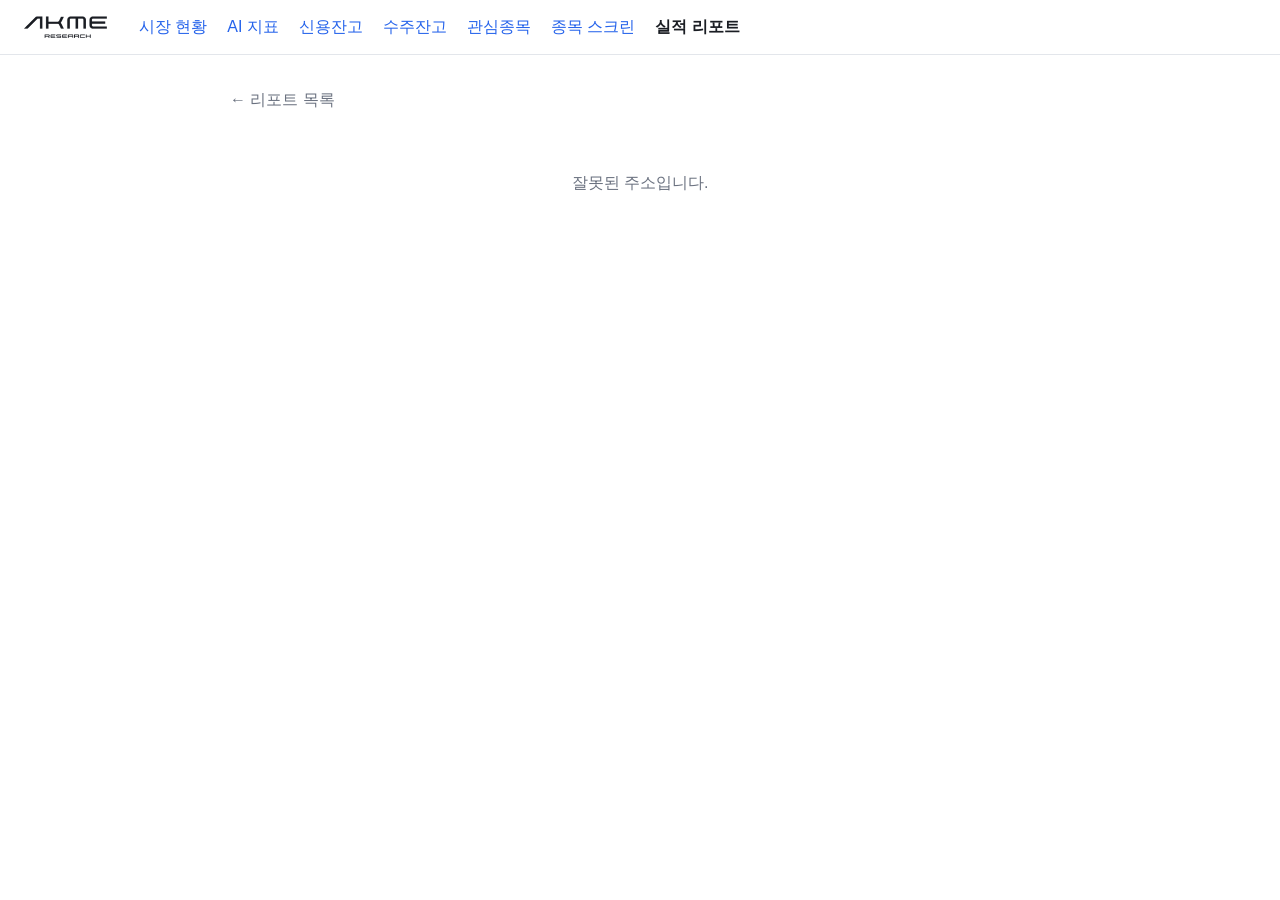
<file: report.html>
<!DOCTYPE html>
<html lang="ko">
<head>
<meta charset="UTF-8">
<meta name="viewport" content="width=device-width, initial-scale=1">
<title>리포트 · AKME Research</title>
<meta name="description" content="AI가 정리한 실적 리뷰 — 헤드라인 수치, 부문별, 가이던스, 밸류에이션, 체크리스트.">
<meta property="og:type" content="website">
<meta property="og:site_name" content="AKME Research">
<meta property="og:title" content="리포트 · AKME Research">
<meta property="og:description" content="AI가 정리한 실적 리뷰 — 헤드라인 수치, 부문별, 가이던스, 밸류에이션, 체크리스트.">
<meta property="og:url" content="https://akmeresearch.github.io/stock/report.html">
<meta property="og:image" content="https://akmeresearch.github.io/stock/site/img/og-logo-2026-11.png">
<meta property="og:image:width" content="1200">
<meta property="og:image:height" content="630">
<meta property="og:locale" content="ko_KR">
<meta name="twitter:card" content="summary_large_image">
<meta name="twitter:title" content="리포트 · AKME Research">
<meta name="twitter:description" content="AI가 정리한 실적 리뷰 — 헤드라인 수치, 부문별, 가이던스, 밸류에이션, 체크리스트.">
<meta name="twitter:image" content="https://akmeresearch.github.io/stock/site/img/og-logo-2026-11.png">
<link rel="icon" href="favicon.ico?v=2" sizes="any">
<link rel="icon" type="image/png" sizes="32x32" href="site/img/icon-32.png?v=2">
<link rel="icon" type="image/png" sizes="192x192" href="site/img/icon-192.png?v=2">
<link rel="apple-touch-icon" sizes="180x180" href="site/img/icon-180.png?v=2">
<meta name="theme-color" content="#000000">
<link rel="stylesheet" href="site/style.css?v=202611201400">
<script src="site/vendor/marked.min.js"></script>
<script src="site/vendor/chart.umd.min.js"></script>
<script src="site/mdcharts.js?v=202611191700"></script>
</head>
<body>
<nav class="nav">
  <a class="brand" href="index.html"><img src="site/img/logo-dark.png" alt="AKME Research"></a>
  <a href="index.html">시장 현황</a>
  <a href="ai.html">AI 지표</a>
  <a href="credit.html">신용잔고</a>
  <a href="backlog.html">수주잔고</a>
  <a href="stocks.html">관심종목</a>
  <a href="screen.html">종목 스크린</a>
  <a href="reports.html" class="cur">실적 리포트</a>
</nav>
<main class="wrap">
  <a class="back" href="reports.html">← 리포트 목록</a>
  <article id="doc" class="md"><div class="empty">불러오는 중…</div></article>
</main>
<script>
const qs = new URLSearchParams(location.search);
const f = qs.get('f') || '';
const T = { weekly: ['data/weekly/', 'weekly.html', '← 위클리 목록'], daily: ['data/daily/', 'daily.html', '← 데일리 목록'] }[qs.get('t')];
const dir = T ? T[0] : 'data/reports/';
if (T) { const b = document.querySelector('.back'); b.href = T[1]; b.textContent = T[2]; document.querySelectorAll('.nav a').forEach(a => a.classList.toggle('cur', a.getAttribute('href') === T[1])); }
if (!/^[\w.-]+\.md$/.test(f)) {
  document.getElementById('doc').innerHTML = '<div class="empty">잘못된 주소입니다.</div>';
} else {
  fetch(dir + f + '?v=' + Date.now())
    .then(r => { if (!r.ok) throw new Error(); return r.text(); })
    .then(md => {
      const body = md.replace(/^---\n[\s\S]*?\n---\n/, '');
      const m = body.match(/^# (.+)$/m);
      if (m) document.title = m[1] + ' · AKME Research';
      document.getElementById('doc').innerHTML = marked.parse(body);
      if (window.renderMdCharts) renderMdCharts(document.getElementById('doc'));
    })
    .catch(() => { document.getElementById('doc').innerHTML = '<div class="empty">리포트를 찾을 수 없습니다.</div>'; });
}
</script>
</body>
</html>
</file>
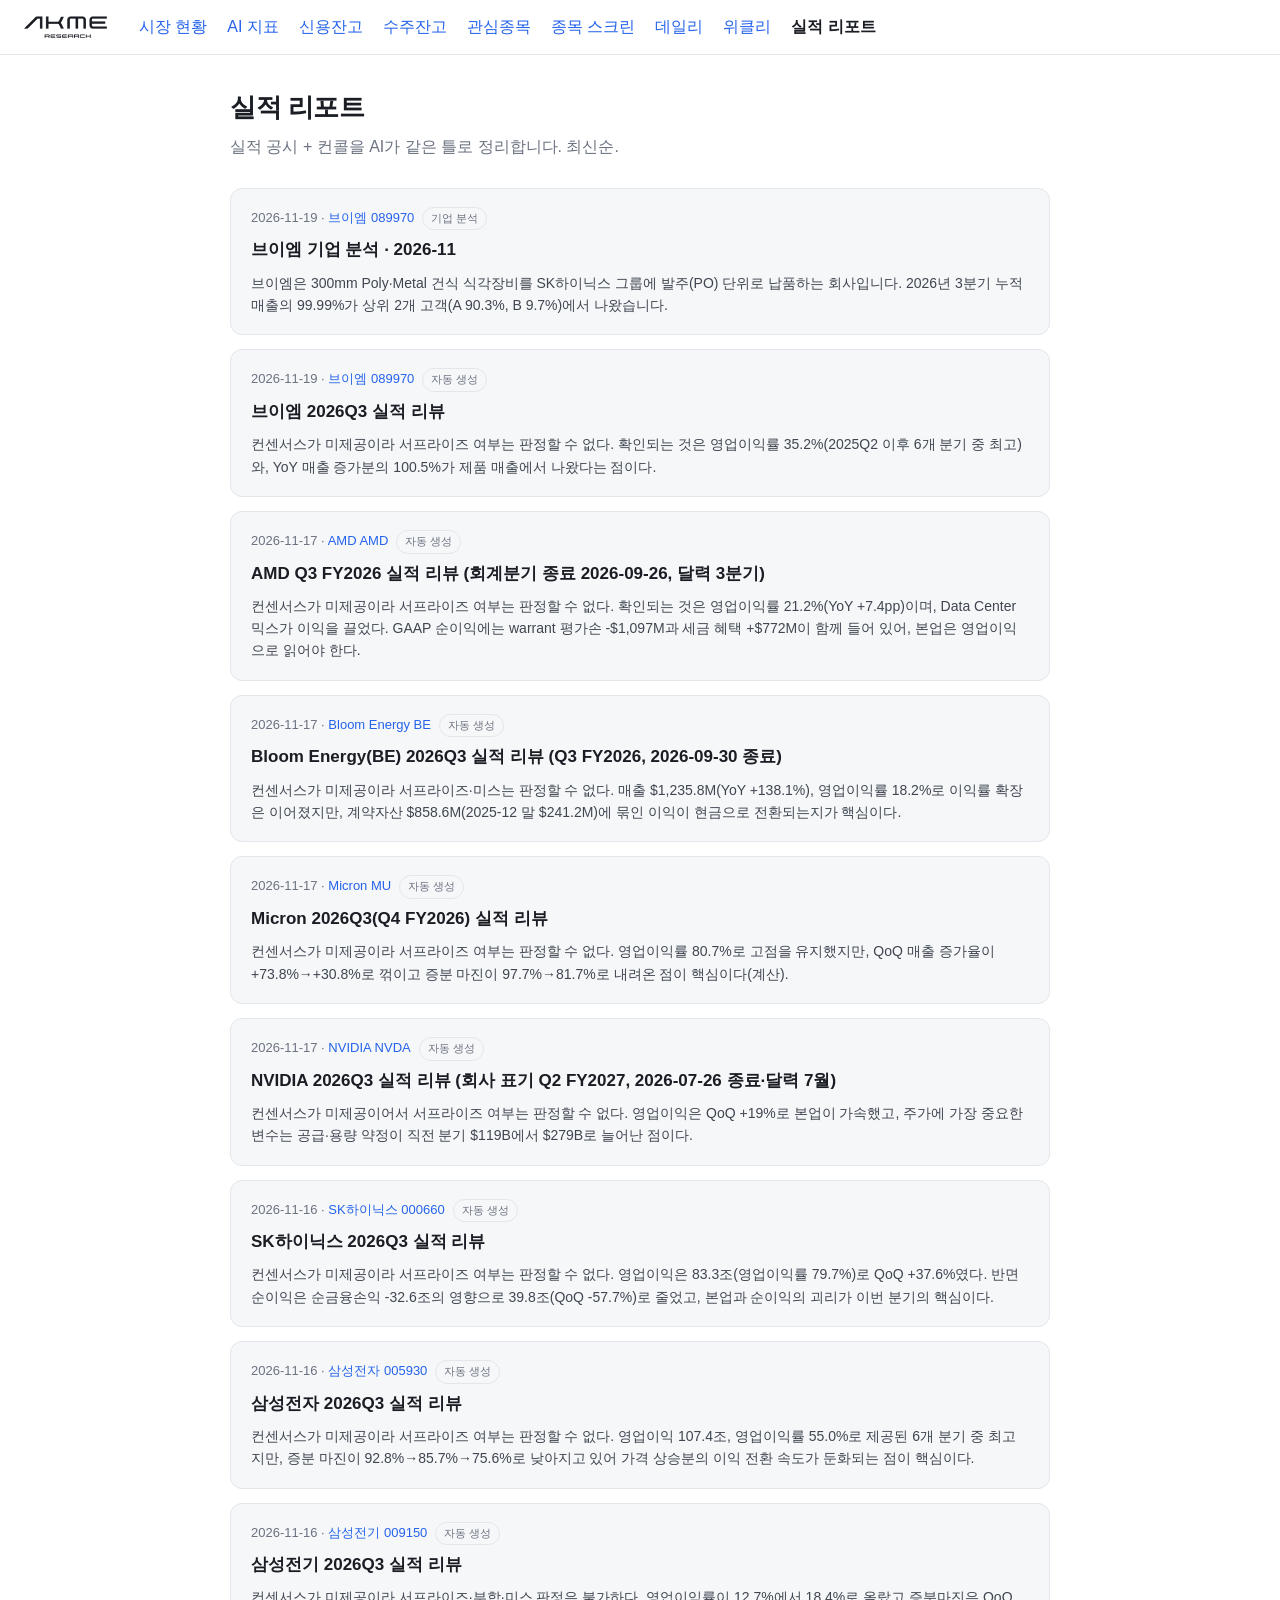
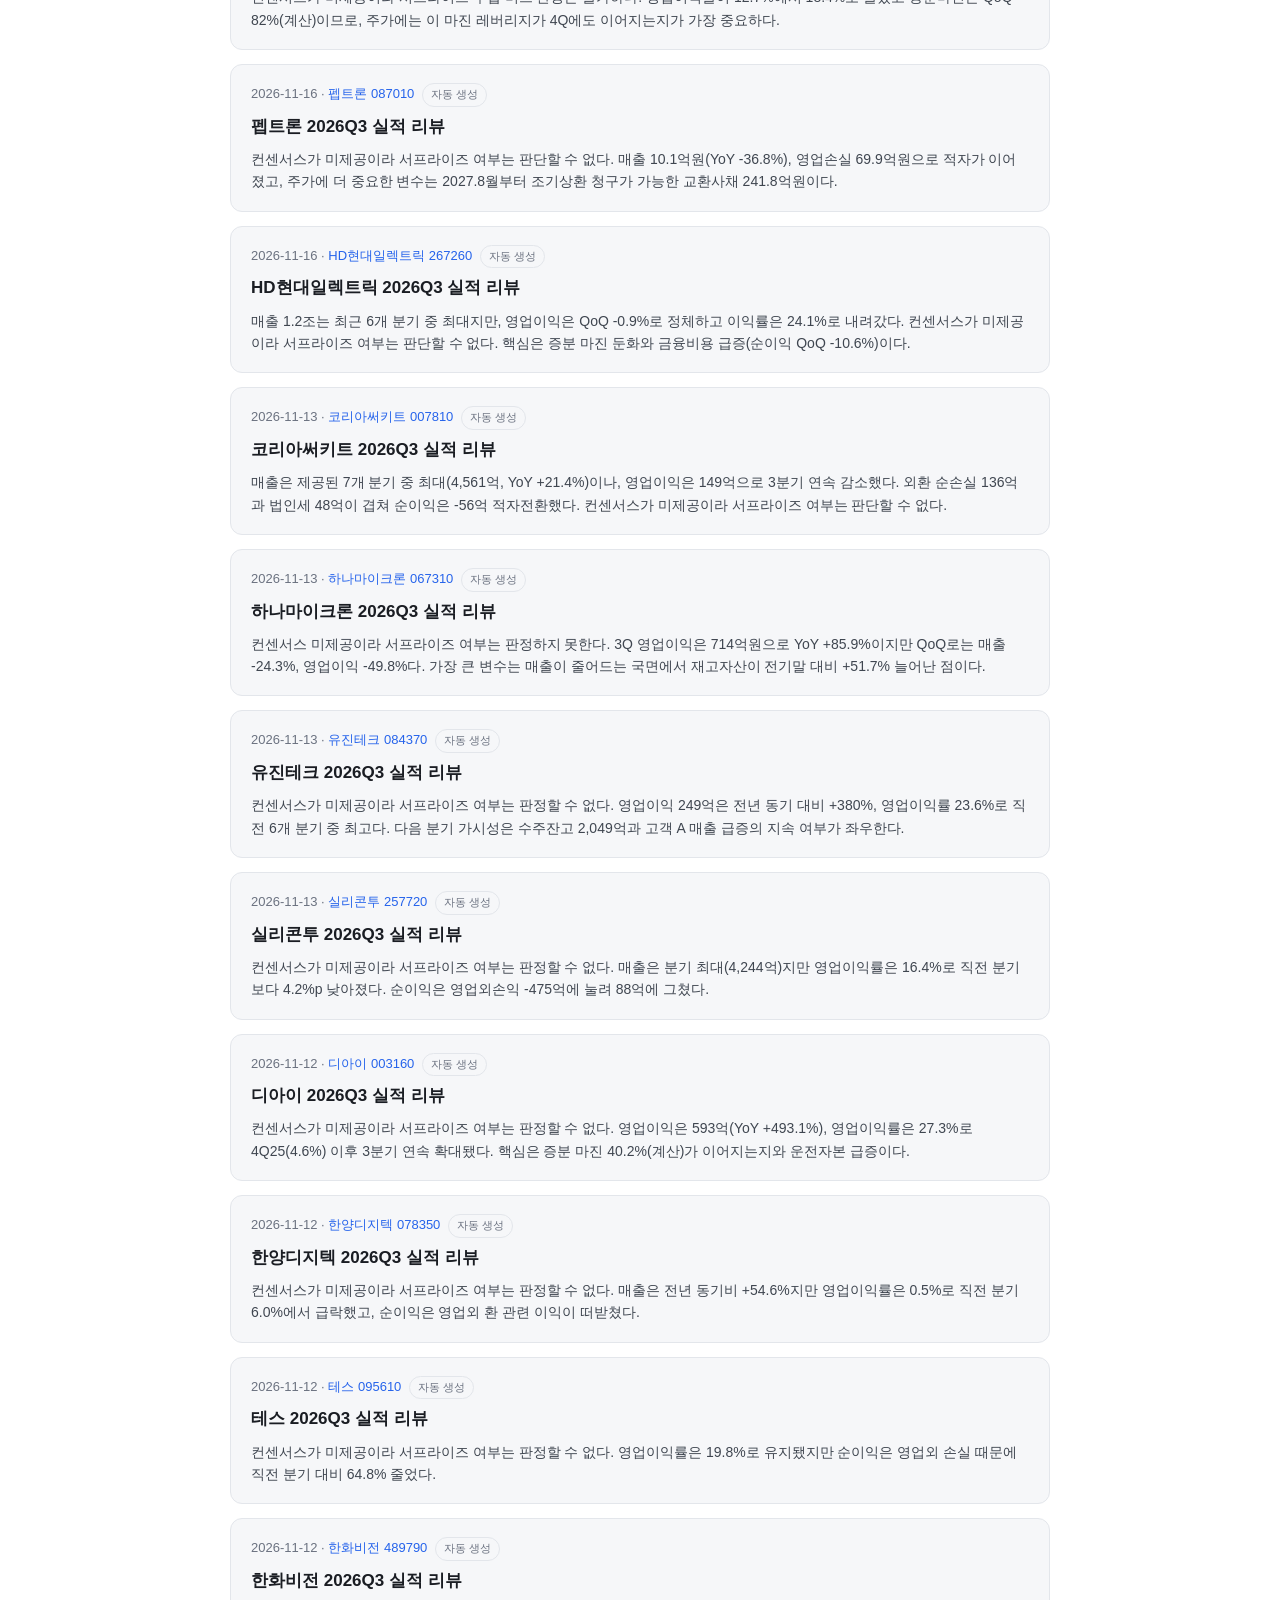
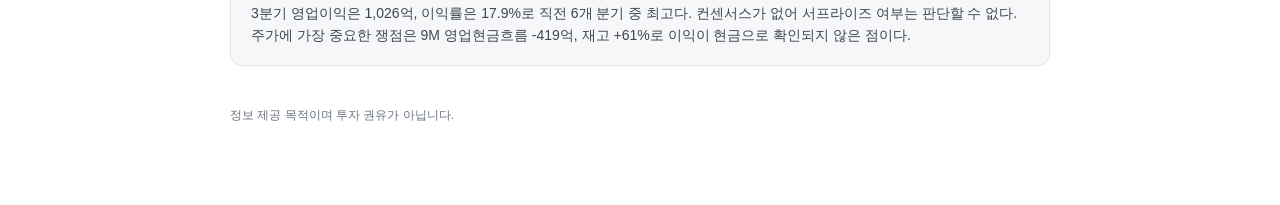
<file: reports.html>
<!DOCTYPE html>
<html lang="ko">
<head>
<meta charset="UTF-8">
<meta name="viewport" content="width=device-width, initial-scale=1">
<title>실적 리포트 · AKME Research</title>
<meta name="description" content="실적 공시와 컨콜을 AI가 같은 틀로 정리한 기업별 리뷰.">
<meta property="og:type" content="website">
<meta property="og:site_name" content="AKME Research">
<meta property="og:title" content="실적 리포트 · AKME Research">
<meta property="og:description" content="실적 공시와 컨콜을 AI가 같은 틀로 정리한 기업별 리뷰.">
<meta property="og:url" content="https://akmeresearch.github.io/stock/reports.html">
<meta property="og:image" content="https://akmeresearch.github.io/stock/site/img/og-logo-2026-11.png">
<meta property="og:image:width" content="1200">
<meta property="og:image:height" content="630">
<meta property="og:locale" content="ko_KR">
<meta name="twitter:card" content="summary_large_image">
<meta name="twitter:title" content="실적 리포트 · AKME Research">
<meta name="twitter:description" content="실적 공시와 컨콜을 AI가 같은 틀로 정리한 기업별 리뷰.">
<meta name="twitter:image" content="https://akmeresearch.github.io/stock/site/img/og-logo-2026-11.png">
<link rel="icon" href="favicon.ico?v=2" sizes="any">
<link rel="icon" type="image/png" sizes="32x32" href="site/img/icon-32.png?v=2">
<link rel="icon" type="image/png" sizes="192x192" href="site/img/icon-192.png?v=2">
<link rel="apple-touch-icon" sizes="180x180" href="site/img/icon-180.png?v=2">
<meta name="theme-color" content="#000000">
<link rel="stylesheet" href="site/style.css?v=202611201400">
</head>
<body>
<nav class="nav">
  <a class="brand" href="index.html"><img src="site/img/logo-dark.png" alt="AKME Research"></a>
  <a href="index.html">시장 현황</a>
  <a href="ai.html">AI 지표</a>
  <a href="credit.html">신용잔고</a>
  <a href="backlog.html">수주잔고</a>
  <a href="stocks.html">관심종목</a>
  <a href="screen.html">종목 스크린</a>
  <a href="daily.html">데일리</a>
  <a href="weekly.html">위클리</a>
  <a href="reports.html" class="cur">실적 리포트</a>
</nav>
<main class="wrap">
  <h1>실적 리포트</h1>
  <div class="sub">실적 공시 + 컨콜을 AI가 같은 틀로 정리합니다. 최신순.</div>
  <div id="list"><div class="empty">불러오는 중…</div></div>
  <div class="footer">정보 제공 목적이며 투자 권유가 아닙니다.</div>
</main>
<script>
fetch('data/reports/index.json?v=' + Date.now())
  .then(r => r.json())
  .then(items => {
    const el = document.getElementById('list');
    if (!items.length) { el.innerHTML = '<div class="empty">아직 리포트가 없습니다.</div>'; return; }
    el.innerHTML = items.map(r => `
      <a class="card" href="report.html?f=${encodeURIComponent(r.file)}">
        <div class="meta">${r.published} · <span class="lnk" onclick="event.preventDefault();location.href='stock.html?code=${r.ticker}'">${r.name} ${r.ticker}</span>${r.kind === 'analysis' ? '<span class="badge">기업 분석</span>' : r.source_type === 'auto' ? '<span class="badge">자동 생성</span>' : '<span class="badge">샘플</span>'}</div>
        <div class="title">${r.title}</div>
        <div class="summary">${r.summary}</div>
      </a>`).join('');
  })
  .catch(() => { document.getElementById('list').innerHTML = '<div class="empty">목록을 불러오지 못했습니다.</div>'; });
</script>
</body>
</html>
</file>
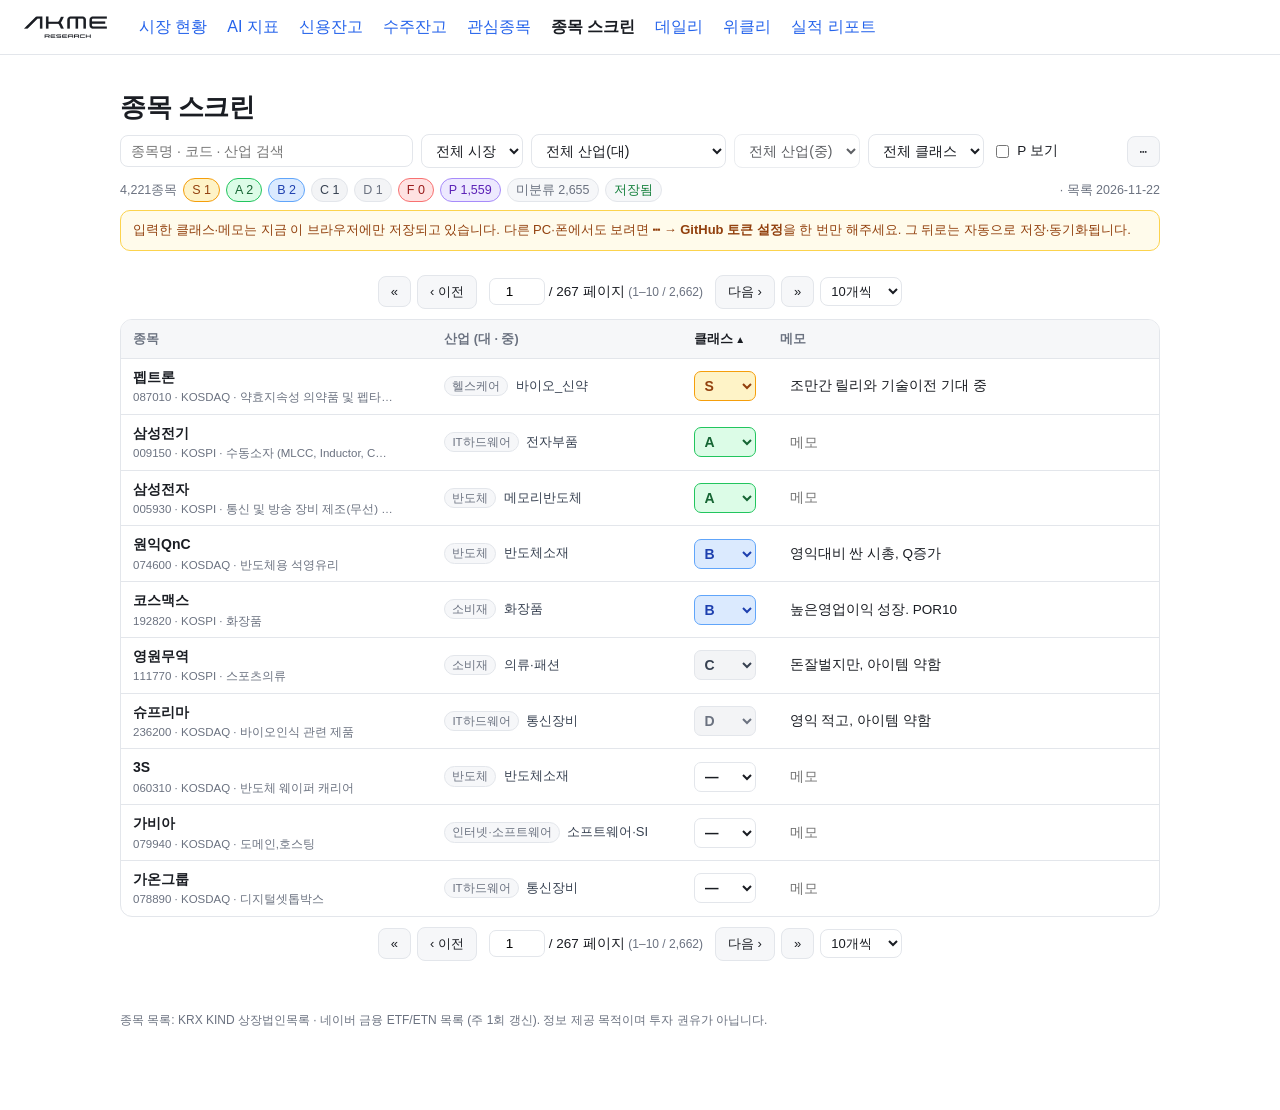
<file: screen.html>
<!DOCTYPE html>
<html lang="ko">
<head>
<meta charset="UTF-8">
<meta name="viewport" content="width=device-width, initial-scale=1">
<title>종목 스크린 · AKME Research</title>
<meta name="description" content="전체 상장종목을 훑어보며 S·A·B·C·D·F·P 클래스와 메모를 직접 기록하는 스크린.">
<meta property="og:type" content="website">
<meta property="og:site_name" content="AKME Research">
<meta property="og:title" content="종목 스크린 · AKME Research">
<meta property="og:description" content="전체 상장종목을 훑어보며 S·A·B·C·D·F·P 클래스와 메모를 직접 기록하는 스크린.">
<meta property="og:url" content="https://akmeresearch.github.io/stock/screen.html">
<meta property="og:image" content="https://akmeresearch.github.io/stock/site/img/og-logo-2026-11.png">
<meta property="og:image:width" content="1200">
<meta property="og:image:height" content="630">
<meta property="og:locale" content="ko_KR">
<meta name="twitter:card" content="summary_large_image">
<meta name="twitter:title" content="종목 스크린 · AKME Research">
<meta name="twitter:image" content="https://akmeresearch.github.io/stock/site/img/og-logo-2026-11.png">
<link rel="icon" href="favicon.ico?v=2" sizes="any">
<link rel="icon" type="image/png" sizes="32x32" href="site/img/icon-32.png?v=2">
<link rel="icon" type="image/png" sizes="192x192" href="site/img/icon-192.png?v=2">
<link rel="apple-touch-icon" sizes="180x180" href="site/img/icon-180.png?v=2">
<meta name="theme-color" content="#000000">
<link rel="stylesheet" href="site/style.css?v=202611201400">
</head>
<body>
<nav class="nav">
  <a class="brand" href="index.html"><img src="site/img/logo-dark.png" alt="AKME Research"></a>
  <a href="index.html">시장 현황</a>
  <a href="ai.html">AI 지표</a>
  <a href="credit.html">신용잔고</a>
  <a href="backlog.html">수주잔고</a>
  <a href="stocks.html">관심종목</a>
  <a href="screen.html" class="cur">종목 스크린</a>
  <a href="daily.html">데일리</a>
  <a href="weekly.html">위클리</a>
  <a href="reports.html">실적 리포트</a>
</nav>
<main class="wrap wide">
  <h1>종목 스크린</h1>
  <div class="sc-toolbar">
    <input id="q" class="sc-input" type="search" placeholder="종목명 · 코드 · 산업 검색" autocomplete="off">
    <select id="mk" class="sc-select">
      <option value="">전체 시장</option>
      <option value="KOSPI">코스피</option>
      <option value="KOSDAQ">코스닥</option>
      <option value="ETF">ETF/ETN</option>
    </select>
    <select id="l1" class="sc-select"><option value="">전체 산업(대)</option></select>
    <select id="l2" class="sc-select" disabled><option value="">전체 산업(중)</option></select>
    <select id="cf" class="sc-select">
      <option value="">전체 클래스</option>
      <option value="_none">미분류</option>
      <option value="S">S</option><option value="A">A</option><option value="B">B</option><option value="C">C</option>
      <option value="D">D</option><option value="F">F</option><option value="P">P</option>
      <option value="_memo">메모 있음</option>
    </select>
    <label class="sc-check"><input id="showp" type="checkbox"> P 보기</label>
    <span class="sc-spacer"></span>
    <div class="sc-menu">
      <button id="menu-btn" class="btn" title="저장·백업">⋯</button>
      <div id="menu" class="sc-menu-list" hidden>
        <button id="save" class="mi">지금 저장</button>
        <button id="export" class="mi">JSON 내보내기</button>
        <button id="import" class="mi">JSON 가져오기</button>
        <button id="token" class="mi">GitHub 토큰 설정</button>
      </div>
    </div>
    <input id="file" type="file" accept="application/json" hidden>
  </div>
  <div id="stats" class="sc-stats"></div>
  <div id="hint" class="sc-hint" hidden>입력한 클래스·메모는 지금 이 브라우저에만 저장되고 있습니다. 다른 PC·폰에서도 보려면 <b>⋯ → GitHub 토큰 설정</b>을 한 번만 해주세요. 그 뒤로는 자동으로 저장·동기화됩니다.</div>

  <div id="pager-top" class="sc-pager"></div>
  <div class="sc-tablewrap">
    <table class="sc-table">
      <thead><tr>
        <th data-k="name" class="sortable">종목</th>
        <th data-k="sector" class="sortable">산업 (대 · 중)</th>
        <th data-k="cls" class="sortable sc-cls-h">클래스</th>
        <th>메모</th>
      </tr></thead>
      <tbody id="rows"><tr><td colspan="4" class="empty">불러오는 중…</td></tr></tbody>
    </table>
  </div>
  <div class="sc-pager"></div>
  <div class="footer">종목 목록: KRX KIND 상장법인목록 · 네이버 금융 ETF/ETN 목록 (주 1회 갱신). 정보 제공 목적이며 투자 권유가 아닙니다.</div>
</main>
<script src="site/screen.js?v=202611181730"></script>
</body>
</html>
</file>
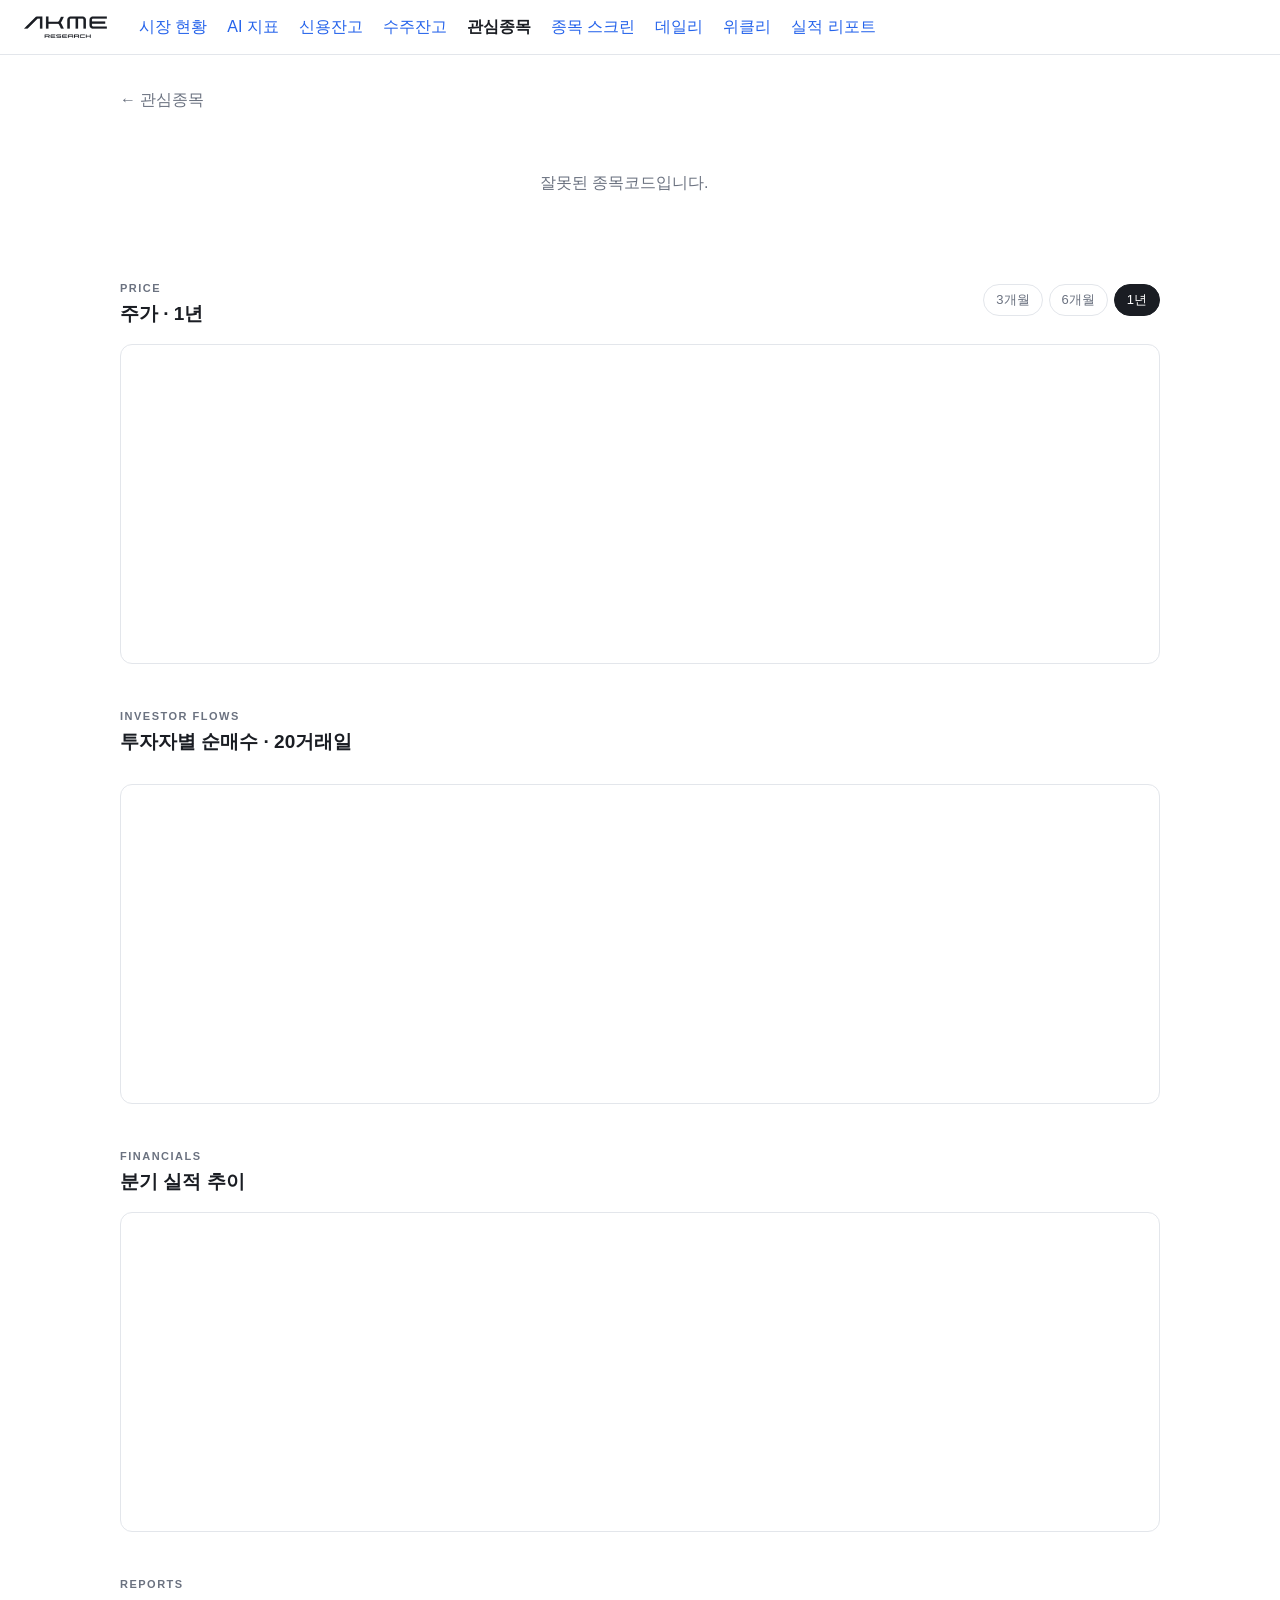
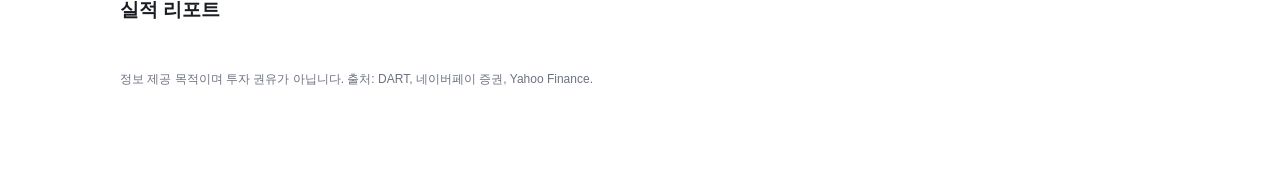
<file: stock.html>
<!DOCTYPE html>
<html lang="ko">
<head>
<meta charset="UTF-8">
<meta name="viewport" content="width=device-width, initial-scale=1">
<title>종목 · AKME Research</title>
<meta name="description" content="주가·분기 실적 추이·AI 실적 리포트를 한 화면에서.">
<meta property="og:type" content="website">
<meta property="og:site_name" content="AKME Research">
<meta property="og:title" content="종목 · AKME Research">
<meta property="og:description" content="주가·분기 실적 추이·AI 실적 리포트를 한 화면에서.">
<meta property="og:url" content="https://akmeresearch.github.io/stock/stock.html">
<meta property="og:image" content="https://akmeresearch.github.io/stock/site/img/og-logo-2026-11.png">
<meta property="og:image:width" content="1200">
<meta property="og:image:height" content="630">
<meta property="og:locale" content="ko_KR">
<meta name="twitter:card" content="summary_large_image">
<meta name="twitter:title" content="종목 · AKME Research">
<meta name="twitter:description" content="주가·분기 실적 추이·AI 실적 리포트를 한 화면에서.">
<meta name="twitter:image" content="https://akmeresearch.github.io/stock/site/img/og-logo-2026-11.png">
<link rel="icon" href="favicon.ico?v=2" sizes="any">
<link rel="icon" type="image/png" sizes="32x32" href="site/img/icon-32.png?v=2">
<link rel="icon" type="image/png" sizes="192x192" href="site/img/icon-192.png?v=2">
<link rel="apple-touch-icon" sizes="180x180" href="site/img/icon-180.png?v=2">
<meta name="theme-color" content="#000000">
<link rel="stylesheet" href="site/style.css?v=202611201400">
<script src="site/vendor/chart.umd.min.js"></script>
</head>
<body>
<nav class="nav">
  <a class="brand" href="index.html"><img src="site/img/logo-dark.png" alt="AKME Research"></a>
  <a href="index.html">시장 현황</a>
  <a href="ai.html">AI 지표</a>
  <a href="credit.html">신용잔고</a>
  <a href="backlog.html">수주잔고</a>
  <a href="stocks.html" class="cur">관심종목</a>
  <a href="screen.html">종목 스크린</a>
  <a href="daily.html">데일리</a>
  <a href="weekly.html">위클리</a>
  <a href="reports.html">실적 리포트</a>
</nav>
<main class="wrap wide">
  <a class="back" href="stocks.html">← 관심종목</a>

  <section class="sec">
    <div id="head" class="stock-head"><div class="empty">불러오는 중…</div></div>
  </section>

  <section class="sec">
    <div class="sec-head"><div><div class="eyebrow">PRICE</div><h2>주가 · 1년</h2></div>
      <div class="tabs" id="range"><button class="tab" data-days="63">3개월</button><button class="tab" data-days="126">6개월</button><button class="tab on" data-days="0">1년</button></div></div>
    <div class="chart-box"><canvas id="price-chart"></canvas></div>
    <div id="price-note" class="note"></div>
  </section>

  <section class="sec">
    <div class="sec-head"><div><div class="eyebrow">INVESTOR FLOWS</div><h2>투자자별 순매수 · 20거래일</h2></div></div>
    <div id="flow-stat" class="stats"></div>
    <div class="chart-box"><canvas id="inv-chart"></canvas></div>
    <div id="inv-note" class="note"></div>
  </section>

  <section class="sec">
    <div class="sec-head"><div><div class="eyebrow">FINANCIALS</div><h2>분기 실적 추이</h2></div></div>
    <div class="chart-box"><canvas id="fin-chart"></canvas></div>
    <div id="fin-table" class="md"></div>
    <div id="fin-note" class="note"></div>
  </section>

  <section class="sec" id="sec-analysis" hidden>
    <div class="sec-head"><div><div class="eyebrow">DEEP DIVE</div><h2>기업 분석</h2></div></div>
    <div id="analysis"></div>
  </section>

  <section class="sec">
    <div class="sec-head"><div><div class="eyebrow">REPORTS</div><h2>실적 리포트</h2></div></div>
    <div id="reports"></div>
  </section>

  <div class="footer">정보 제공 목적이며 투자 권유가 아닙니다. 출처: DART, 네이버페이 증권, Yahoo Finance.</div>
</main>
<script src="site/stock.js?v=202611191620"></script>
</body>
</html>
</file>
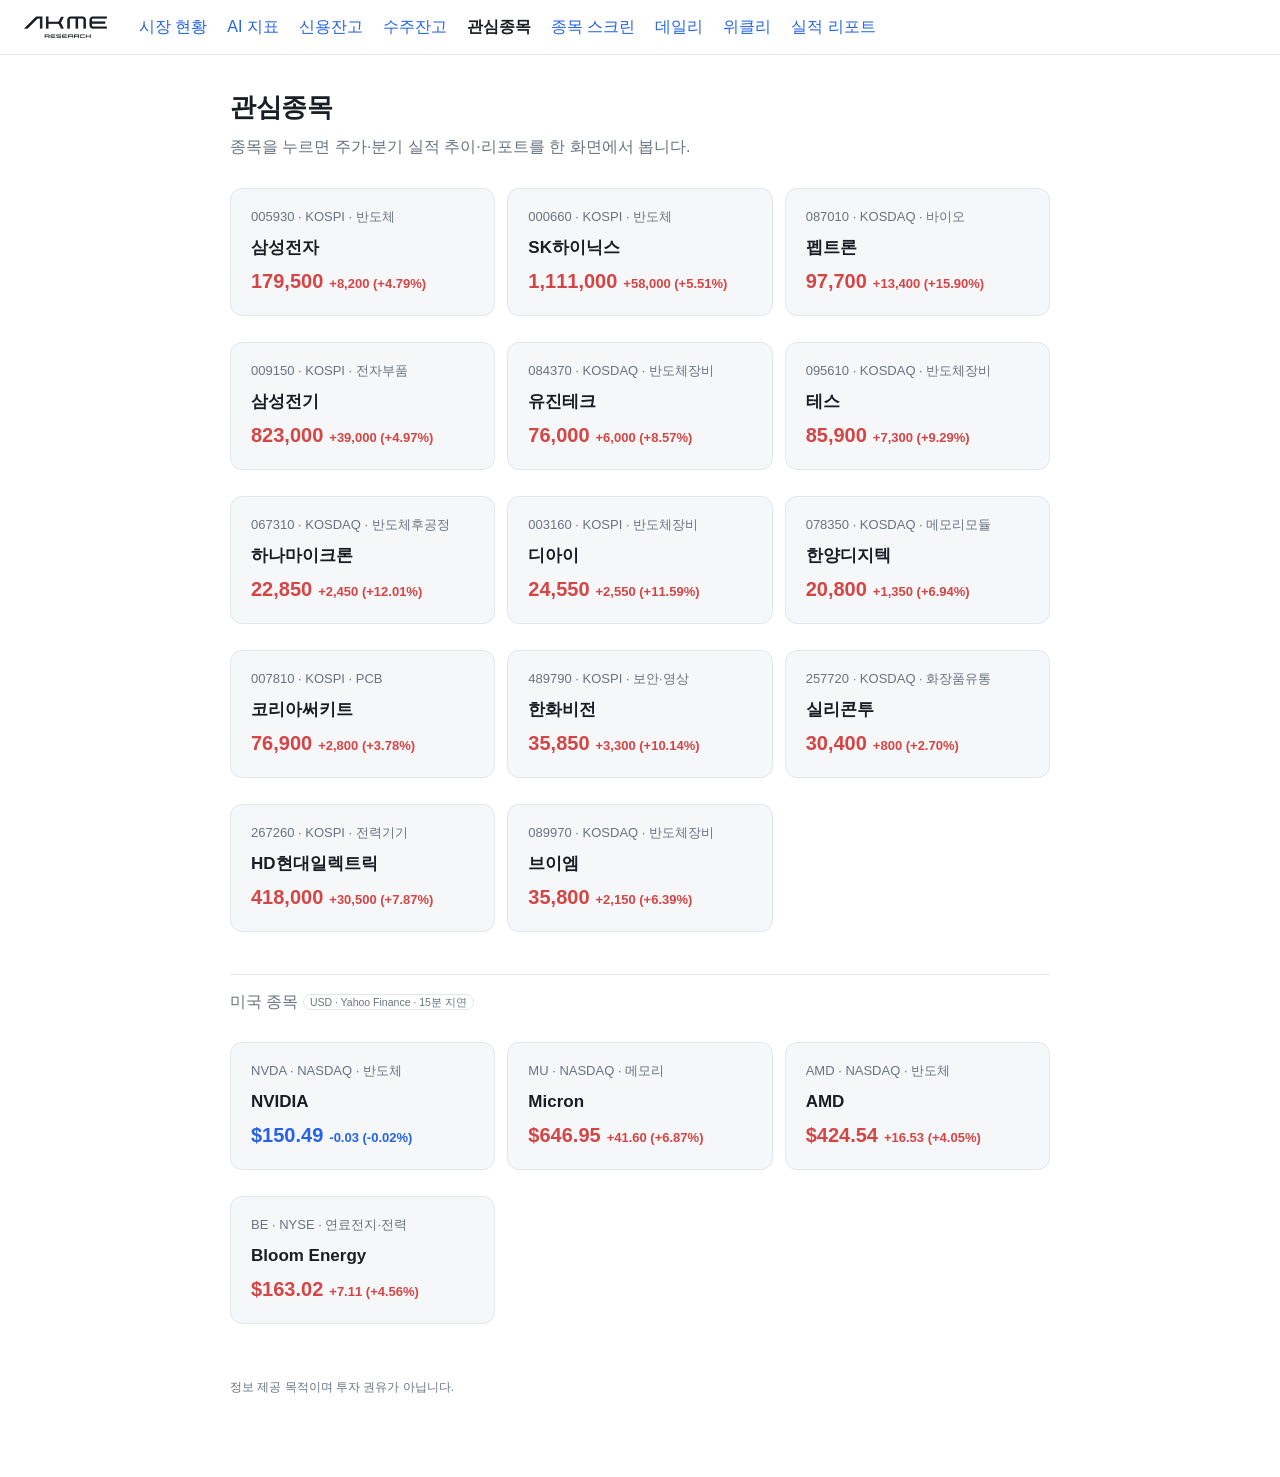
<file: stocks.html>
<!DOCTYPE html>
<html lang="ko">
<head>
<meta charset="UTF-8">
<meta name="viewport" content="width=device-width, initial-scale=1">
<title>관심종목 · AKME Research</title>
<meta name="description" content="관심종목의 주가, 12개 분기 실적 추이, AI 실적 리포트.">
<meta property="og:type" content="website">
<meta property="og:site_name" content="AKME Research">
<meta property="og:title" content="관심종목 · AKME Research">
<meta property="og:description" content="관심종목의 주가, 12개 분기 실적 추이, AI 실적 리포트.">
<meta property="og:url" content="https://akmeresearch.github.io/stock/stocks.html">
<meta property="og:image" content="https://akmeresearch.github.io/stock/site/img/og-logo-2026-11.png">
<meta property="og:image:width" content="1200">
<meta property="og:image:height" content="630">
<meta property="og:locale" content="ko_KR">
<meta name="twitter:card" content="summary_large_image">
<meta name="twitter:title" content="관심종목 · AKME Research">
<meta name="twitter:description" content="관심종목의 주가, 12개 분기 실적 추이, AI 실적 리포트.">
<meta name="twitter:image" content="https://akmeresearch.github.io/stock/site/img/og-logo-2026-11.png">
<link rel="icon" href="favicon.ico?v=2" sizes="any">
<link rel="icon" type="image/png" sizes="32x32" href="site/img/icon-32.png?v=2">
<link rel="icon" type="image/png" sizes="192x192" href="site/img/icon-192.png?v=2">
<link rel="apple-touch-icon" sizes="180x180" href="site/img/icon-180.png?v=2">
<meta name="theme-color" content="#000000">
<link rel="stylesheet" href="site/style.css?v=202611201400">
</head>
<body>
<nav class="nav">
  <a class="brand" href="index.html"><img src="site/img/logo-dark.png" alt="AKME Research"></a>
  <a href="index.html">시장 현황</a>
  <a href="ai.html">AI 지표</a>
  <a href="credit.html">신용잔고</a>
  <a href="backlog.html">수주잔고</a>
  <a href="stocks.html" class="cur">관심종목</a>
  <a href="screen.html">종목 스크린</a>
  <a href="daily.html">데일리</a>
  <a href="weekly.html">위클리</a>
  <a href="reports.html">실적 리포트</a>
</nav>
<main class="wrap">
  <h1>관심종목</h1>
  <div class="sub">종목을 누르면 주가·분기 실적 추이·리포트를 한 화면에서 봅니다.</div>
  <div id="list" class="grid"><div class="empty">불러오는 중…</div></div>
  <hr class="divider">
  <div class="sub" style="margin-top:4px">미국 종목 <span class="tag">USD · Yahoo Finance · 15분 지연</span></div>
  <div id="list-us" class="grid"></div>
  <div class="footer">정보 제공 목적이며 투자 권유가 아닙니다.</div>
</main>
<script>
const fmt = (n, d = 0) => n == null ? '—' : n.toLocaleString('ko-KR', { maximumFractionDigits: d, minimumFractionDigits: d });
const sign = n => n > 0 ? '+' : '';
const cls = n => n > 0 ? 'up' : n < 0 ? 'down' : '';
const v = Math.floor(Date.now() / 60000);
const card = async s => {
  let p = null;
  try { p = await (await fetch(`data/prices/${s.ticker}.json?v=${v}`)).json(); } catch {}
  const ok = p && ['ok', 'stale'].includes(p.status), usd = p?.currency === 'USD';
  const px = n => usd ? '$' + fmt(n, 2) : fmt(n);
  return `<a class="card" href="stock.html?code=${s.ticker}">
    <div class="meta">${s.ticker} · ${s.market || ''} · ${s.sector || ''}</div>
    <div class="title">${s.name}</div>
    ${ok ? `<div class="v ${cls(p.changePercent)}" style="font-size:20px;font-weight:700;margin-top:4px">${px(p.price)}<small style="font-size:13px;margin-left:6px">${sign(p.change)}${usd ? fmt(p.change, 2) : fmt(p.change)} (${sign(p.changePercent)}${fmt(p.changePercent, 2)}%)</small></div>` : '<div class="summary">시세 수집 전</div>'}
  </a>`;
};
fetch(`data/watchlist.json?v=${v}`).then(r => r.json()).then(async wl => {
  const el = document.getElementById('list');
  el.className = 'grid';
  el.innerHTML = (await Promise.all(wl.kr.map(card))).join('');
  document.getElementById('list-us').innerHTML = (await Promise.all((wl.us || []).map(card))).join('');
}).catch(() => { document.getElementById('list').innerHTML = '<div class="empty">목록을 불러오지 못했습니다.</div>'; });
</script>
</body>
</html>
</file>
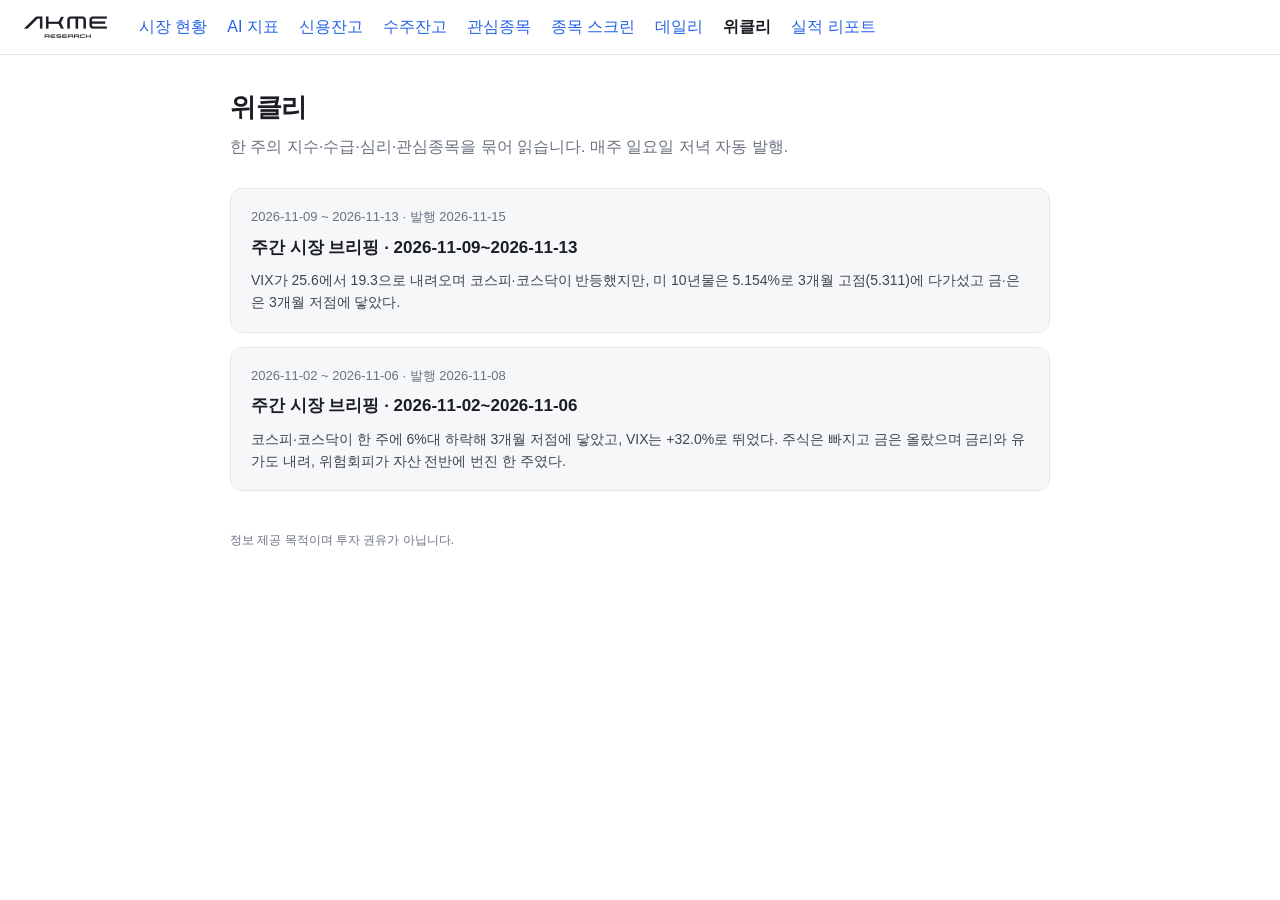
<file: weekly.html>
<!DOCTYPE html>
<html lang="ko">
<head>
<meta charset="UTF-8">
<meta name="viewport" content="width=device-width, initial-scale=1">
<title>위클리 · AKME Research</title>
<meta name="description" content="매주 일요일, 한 주의 지수·수급·심리·관심종목을 AI가 정리한 주간 브리핑.">
<meta property="og:type" content="website">
<meta property="og:site_name" content="AKME Research">
<meta property="og:title" content="위클리 · AKME Research">
<meta property="og:description" content="매주 일요일, 한 주의 지수·수급·심리·관심종목을 AI가 정리한 주간 브리핑.">
<meta property="og:url" content="https://akmeresearch.github.io/stock/weekly.html">
<meta property="og:image" content="https://akmeresearch.github.io/stock/site/img/og-logo-2026-11.png">
<meta property="og:image:width" content="1200">
<meta property="og:image:height" content="630">
<meta property="og:locale" content="ko_KR">
<meta name="twitter:card" content="summary_large_image">
<meta name="twitter:title" content="위클리 · AKME Research">
<meta name="twitter:description" content="매주 일요일, 한 주의 지수·수급·심리·관심종목을 AI가 정리한 주간 브리핑.">
<meta name="twitter:image" content="https://akmeresearch.github.io/stock/site/img/og-logo-2026-11.png">
<link rel="icon" href="favicon.ico?v=2" sizes="any">
<link rel="icon" type="image/png" sizes="32x32" href="site/img/icon-32.png?v=2">
<link rel="icon" type="image/png" sizes="192x192" href="site/img/icon-192.png?v=2">
<link rel="apple-touch-icon" sizes="180x180" href="site/img/icon-180.png?v=2">
<meta name="theme-color" content="#000000">
<link rel="stylesheet" href="site/style.css?v=202611201400">
</head>
<body>
<nav class="nav">
  <a class="brand" href="index.html"><img src="site/img/logo-dark.png" alt="AKME Research"></a>
  <a href="index.html">시장 현황</a>
  <a href="ai.html">AI 지표</a>
  <a href="credit.html">신용잔고</a>
  <a href="backlog.html">수주잔고</a>
  <a href="stocks.html">관심종목</a>
  <a href="screen.html">종목 스크린</a>
  <a href="daily.html">데일리</a>
  <a href="weekly.html" class="cur">위클리</a>
  <a href="reports.html">실적 리포트</a>
</nav>
<main class="wrap">
  <h1>위클리</h1>
  <div class="sub">한 주의 지수·수급·심리·관심종목을 묶어 읽습니다. 매주 일요일 저녁 자동 발행.</div>
  <div id="list"><div class="empty">불러오는 중…</div></div>
  <div class="footer">정보 제공 목적이며 투자 권유가 아닙니다.</div>
</main>
<script>
fetch('data/weekly/index.json?v=' + Date.now())
  .then(r => r.json())
  .then(items => {
    const el = document.getElementById('list');
    if (!items.length) { el.innerHTML = '<div class="empty">아직 브리핑이 없습니다. 첫 발행은 다음 일요일입니다.</div>'; return; }
    el.innerHTML = items.map(r => `
      <a class="card" href="report.html?t=weekly&f=${encodeURIComponent(r.file)}">
        <div class="meta">${r.week_start} ~ ${r.week_end} · 발행 ${r.published}</div>
        <div class="title">${r.title}</div>
        <div class="summary">${r.summary}</div>
      </a>`).join('');
  })
  .catch(() => { document.getElementById('list').innerHTML = '<div class="empty">목록을 불러오지 못했습니다.</div>'; });
</script>
</body>
</html>
</file>
<file: site/style.css>
:root {
  --bg: #ffffff; --panel: #f6f7f9; --line: #e3e6eb;
  --text: #1a1d23; --muted: #6b7280; --accent: #2563eb;
  --up: #ff5a5a; --down: #4f8cff;
}
* { box-sizing: border-box; }
body { margin: 0; background: var(--bg); color: var(--text);
  font-family: -apple-system, BlinkMacSystemFont, "Pretendard", "Apple SD Gothic Neo", "Noto Sans KR", sans-serif;
  line-height: 1.6; }
a { color: var(--accent); text-decoration: none; }
a:hover { text-decoration: underline; }
.nav { display: flex; gap: 20px; align-items: center; padding: 14px 24px; border-bottom: 1px solid var(--line); }
.nav .brand { display: flex; align-items: center; margin-right: 12px; }
.nav .brand img { height: 22px; width: auto; display: block; }
.nav a { white-space: nowrap; flex-shrink: 0; }
.nav a.cur { color: var(--text); font-weight: 600; }
@media (max-width: 720px) { .nav { gap: 14px; padding: 12px 16px; overflow-x: auto; -webkit-overflow-scrolling: touch; scrollbar-width: none; } .nav::-webkit-scrollbar { display: none; } .nav .brand img { height: 18px; } }
.wrap { max-width: 860px; margin: 0 auto; padding: 32px 20px 80px; }
h1 { font-size: 26px; letter-spacing: -0.5px; margin: 0 0 6px; }
.sub { color: var(--muted); margin-bottom: 28px; }
.card { display: block; background: var(--panel); border: 1px solid var(--line); border-radius: 12px;
  padding: 18px 20px; margin-bottom: 14px; color: var(--text); }
.card:hover { border-color: var(--accent); text-decoration: none; }
.card .meta { color: var(--muted); font-size: 13px; margin-bottom: 6px; }
.card .title { font-weight: 600; font-size: 17px; }
.card .summary { color: #3f4650; font-size: 14px; margin-top: 8px; }
.badge { display: inline-block; font-size: 11px; padding: 2px 8px; border-radius: 999px;
  border: 1px solid var(--line); color: var(--muted); margin-left: 8px; }
.empty { color: var(--muted); padding: 40px 0; text-align: center; }

/* markdown */
.md h1 { font-size: 26px; margin-top: 0; }
.md h2 { font-size: 19px; margin: 34px 0 12px; padding-bottom: 6px; border-bottom: 1px solid var(--line); }
.md blockquote { margin: 0 0 20px; padding: 12px 16px; border-left: 3px solid var(--accent);
  background: var(--panel); border-radius: 0 8px 8px 0; color: #2b3139; }
.md table { border-collapse: collapse; width: 100%; font-size: 14px; margin: 12px 0 18px; display: block; overflow-x: auto; }
.md th, .md td { border: 1px solid var(--line); padding: 7px 10px; text-align: left; white-space: nowrap; }
.md th { background: var(--panel); color: var(--muted); font-weight: 600; }
.md .qa-who { display: block; font-size: 12.5px; color: var(--muted); margin-top: 2px; }
.md p:has(> .qa-who) { margin-bottom: 8px; }
.md code { background: var(--panel); padding: 1px 5px; border-radius: 4px; font-size: 13px; }
.md .md-chart { margin: 14px 0 22px; padding: 12px 14px 10px; border: 1px solid var(--line); border-radius: 12px; background: #fff; }
.md .md-chart figcaption { font-size: 13.5px; font-weight: 600; margin-bottom: 6px; }
.md .md-chart figcaption small { color: var(--muted); font-weight: 400; }
.md .md-chart-box { position: relative; height: 240px; }
.md .md-chart-note { font-size: 12px; color: var(--muted); margin-top: 6px; }
@media (max-width: 640px) { .md .md-chart-box { height: 200px; } }
.md hr { border: 0; border-top: 1px solid var(--line); margin: 30px 0; }
.md ul, .md ol { padding-left: 22px; }
.md li { margin: 4px 0; }
.md input[type=checkbox] { margin-right: 6px; }
.back { display: inline-block; margin-bottom: 18px; color: var(--muted); }
.footer { color: var(--muted); font-size: 12px; margin-top: 40px; }

/* ---- market page ---- */
.wrap.wide { max-width: 1080px; }
.ticker { border-bottom: 1px solid var(--line); height: 46px; overflow: hidden; }
.sec { margin-bottom: 44px; }
.sec-head { display: flex; justify-content: space-between; align-items: flex-end; gap: 16px; margin-bottom: 14px; }
.eyebrow { font-size: 11px; letter-spacing: 1.5px; color: var(--muted); font-weight: 600; }
.sec h1 { font-size: 22px; margin: 2px 0 0; }
.sec h2 { font-size: 19px; margin: 2px 0 0; }
.btn { background: var(--panel); border: 1px solid var(--line); border-radius: 8px; padding: 7px 12px; font-size: 13px; cursor: pointer; color: var(--text); }
.btn:hover { border-color: var(--accent); }
.tabs { display: flex; gap: 6px; flex-wrap: wrap; margin-bottom: 14px; }
.tab { background: transparent; border: 1px solid var(--line); border-radius: 999px; padding: 6px 12px; font-size: 13px; cursor: pointer; color: var(--muted); }
.tab.on { background: var(--text); color: #fff; border-color: var(--text); }
.stats { display: grid; grid-template-columns: repeat(auto-fit, minmax(220px, 1fr)); gap: 12px; margin-bottom: 12px; }
.stat { background: var(--panel); border: 1px solid var(--line); border-radius: 12px; padding: 14px 16px; }
.stat .k, .ind .k { font-size: 12px; color: var(--muted); }
.stat .v { font-size: 26px; font-weight: 700; letter-spacing: -0.5px; margin: 2px 0; }
.stat .v small, .ind .v small { font-size: 13px; font-weight: 500; color: var(--muted); margin-left: 4px; }
.stat .s, .ind .s { font-size: 12px; color: var(--muted); }
.chart-box { position: relative; height: 320px; background: #fff; border: 1px solid var(--line); border-radius: 12px; padding: 12px; }
.note { font-size: 12px; color: var(--muted); margin-top: 8px; }
.grid { display: grid; grid-template-columns: repeat(auto-fill, minmax(230px, 1fr)); gap: 12px; }
.ind { background: var(--panel); border: 1px solid var(--line); border-radius: 12px; padding: 14px 16px; }
.ind .v { font-size: 22px; font-weight: 700; letter-spacing: -0.4px; margin: 2px 0; }
.ind .c { font-size: 13px; font-weight: 600; }
.ind .p { display: flex; gap: 10px; font-size: 11px; color: var(--muted); margin: 6px 0 4px; flex-wrap: wrap; }
.ind .p b { color: var(--text); font-weight: 600; }
.ind .spark { position: relative; width: 100%; height: 40px; margin-top: 6px; }
.tag { font-size: 10.5px; color: var(--muted); border: 1px solid var(--line); border-radius: 999px; padding: 1px 6px; vertical-align: middle; }
.up { color: #d64545; } .down { color: #2563eb; }
@media (max-width: 640px) { .sec-head { flex-direction: column; align-items: flex-start; } .chart-box { height: 260px; } }

/* ---- stock page ---- */
.stock-head { display: grid; grid-template-columns: 1fr auto; gap: 16px 32px; align-items: end; }
.stock-head h1 { font-size: 28px; margin: 2px 0 0; }
.stock-head .meta { font-size: 13px; color: var(--muted); }
.stock-quote .v { font-size: 32px; font-weight: 700; letter-spacing: -0.6px; }
.stock-quote .v small { font-size: 14px; color: var(--muted); margin-left: 4px; font-weight: 500; }
.stock-quote .c { font-size: 15px; font-weight: 600; }
.stock-quote .s { font-size: 12px; color: var(--muted); }
.kv { grid-column: 1 / -1; display: grid; grid-template-columns: repeat(auto-fit, minmax(140px, 1fr)); gap: 8px; }
.kv div { background: var(--panel); border: 1px solid var(--line); border-radius: 10px; padding: 10px 12px; }
.kv span { display: block; font-size: 11px; color: var(--muted); }
.kv b { font-size: 14px; font-weight: 600; }
#fin-table table { margin-top: 12px; }
#fin-table td:not(:first-child), #fin-table th:not(:first-child) { text-align: right; }
@media (max-width: 640px) { .stock-head { grid-template-columns: 1fr; } }
.lnk { color: var(--accent); cursor: pointer; } .lnk:hover { text-decoration: underline; }
.sec h2 .unit { font-size: 12px; color: var(--muted); font-weight: 500; margin-left: 6px; }
#credit-table td:not(:first-child), #credit-table th:not(:first-child) { text-align: right; }
.period-bar { display: flex; align-items: center; gap: 14px; flex-wrap: wrap; margin-bottom: 12px; }
.period-label { font-size: 13px; font-weight: 600; color: var(--text); }
.period-bar .tabs { margin: 0; }
.period-bar .tab { padding: 8px 16px; font-size: 14px; }
.slider-box { background: var(--panel); border: 1px solid var(--line); border-radius: 12px; padding: 14px 16px; }
.slider-box label { font-size: 13px; color: var(--muted); display: block; margin-bottom: 6px; }
.slider-box label b { color: var(--text); margin-left: 6px; }
.rs { position: relative; height: 44px; margin: 14px 10px 0; touch-action: none; user-select: none; }
.rs-track { position: absolute; left: 0; right: 0; top: 9px; height: 6px; background: #d9dde3; border-radius: 3px; cursor: pointer; }
.rs-fill { position: absolute; top: 0; height: 6px; background: var(--accent); border-radius: 3px; }
.rs-handle { position: absolute; top: 12px; width: 22px; height: 22px; margin-left: -11px; border-radius: 50%; background: #fff; border: 2px solid var(--accent); box-shadow: 0 1px 4px rgba(0,0,0,.25); cursor: grab; transform: translateY(-50%); z-index: 2; }
.rs-handle.drag, .rs-handle:active { cursor: grabbing; transform: translateY(-50%) scale(1.12); }
.rs-handle:focus { outline: 2px solid rgba(37,99,235,.35); outline-offset: 2px; }
.rs-tip { position: absolute; top: 24px; left: 50%; transform: translateX(-50%); font-size: 11px; color: var(--muted); white-space: nowrap; }
.slider-box .readout { display: grid; grid-template-columns: 1fr 1fr 1fr 1.6fr; gap: 10px; margin-top: 10px; }
.slider-box .readout b { white-space: nowrap; line-height: 1.3; display: block; }
.slider-box .readout b span { display: inline-block; vertical-align: baseline; }
@media (max-width: 640px) { .slider-box .readout { grid-template-columns: repeat(2, 1fr); } }
.slider-box .readout span { display: block; font-size: 11px; color: var(--muted); }
.slider-box .readout b { font-size: 16px; font-weight: 600; }
.ind .c b { font-weight: 700; }
.quick-sec { margin-bottom: 28px; }
.quick { display: grid; grid-template-columns: repeat(auto-fit, minmax(320px, 1fr)); gap: 12px; }
.q-card { background: var(--panel); border: 1px solid var(--line); border-radius: 12px; padding: 12px 16px; }
.q-head { display: flex; justify-content: space-between; align-items: baseline; gap: 12px; }
.q-name { font-weight: 700; font-size: 15px; }
.q-price { font-size: 22px; font-weight: 700; letter-spacing: -0.4px; }
.q-price small { font-size: 13px; font-weight: 600; margin-left: 4px; }
.q-flows { display: flex; gap: 14px; align-items: baseline; margin-top: 6px; flex-wrap: wrap; }
.q-who span { font-size: 12px; color: var(--muted); margin-right: 5px; }
.q-who b { font-size: 15px; font-weight: 700; }
.q-unit { font-size: 11px; color: var(--muted); margin-left: auto; }
#bl-table td:nth-child(n+4), #bl-table th:nth-child(n+4) { text-align: right; }
#bl-detail td:nth-child(2), #bl-detail td:nth-child(3), #bl-detail td:nth-child(4), #bl-detail td:nth-child(5) { text-align: right; }
.divider { border: 0; border-top: 1px solid var(--line); margin: 28px 0 14px; }

/* 종목 스크린 */
.btn.primary { background: var(--accent); border-color: var(--accent); color: #fff; }
.btn.primary:disabled { opacity: .45; cursor: default; }
.sc-toolbar { display: flex; gap: 8px; flex-wrap: wrap; align-items: center; margin-bottom: 10px; }
.sc-spacer { flex: 1; }
.sc-select { max-width: 220px; }
.sc-input, .sc-select { border: 1px solid var(--line); border-radius: 8px; padding: 7px 10px; font-size: 14px; background: #fff; color: var(--text); font-family: inherit; }
.sc-input { min-width: 240px; flex: 1 1 240px; }
.sc-stats { display: flex; gap: 6px; flex-wrap: wrap; align-items: center; font-size: 12.5px; color: var(--muted); margin-bottom: 14px; }
.sc-stats .chip { border: 1px solid var(--line); border-radius: 999px; padding: 1px 8px; background: var(--panel); }
.sc-stats .chip.warn { border-color: #f59e0b; color: #b45309; background: #fffbeb; }
.sc-stats .chip.ok { color: #15803d; }
.sc-upd { margin-left: auto; }
.sc-tablewrap { border: 1px solid var(--line); border-radius: 12px; overflow: hidden; }
.sc-table { width: 100%; border-collapse: collapse; font-size: 14px; }
.sc-table th { position: sticky; top: 0; background: var(--panel); color: var(--muted); font-weight: 600; font-size: 12.5px; text-align: left; padding: 9px 12px; border-bottom: 1px solid var(--line); z-index: 1; white-space: nowrap; }
.sc-table th.sortable { cursor: pointer; user-select: none; }
.sc-table th.sortable.on { color: var(--text); }
.sc-table th.sortable.on::after { content: ' ' attr(data-dir); font-size: 10px; }
.sc-table td { padding: 7px 12px; border-bottom: 1px solid var(--line); vertical-align: middle; }
.sc-table tr:last-child td { border-bottom: 0; }
.sc-name { width: 30%; }
.sc-name .lnk { color: var(--text); font-weight: 600; }
.sc-meta { font-size: 11.5px; color: var(--muted); white-space: nowrap; overflow: hidden; text-overflow: ellipsis; max-width: 260px; }
.sc-sector { width: 24%; color: #374151; font-size: 13px; }
.sc-sector .l1 { display: inline-block; font-size: 11.5px; color: var(--muted); border: 1px solid var(--line); border-radius: 999px; padding: 0 7px; margin-right: 4px; background: var(--panel); }
.sc-sector .l2 { font-weight: 500; }
.sc-sector .ksic { font-weight: 400; color: var(--muted); }
.sc-cls { width: 74px; }
.sc-table select.cls { width: 62px; padding: 5px 6px; border: 1px solid var(--line); border-radius: 7px; font-size: 14px; font-weight: 700; background: #fff; color: var(--text); font-family: inherit; }
.sc-table input.memo { width: 100%; padding: 6px 9px; border: 1px solid transparent; border-radius: 7px; background: transparent; font-size: 13.5px; font-family: inherit; color: var(--text); }
.sc-table input.memo:hover { border-color: var(--line); }
.sc-table input.memo:focus { border-color: var(--accent); background: #fff; outline: none; }
.sc-table tr.dirty .sc-name::before { content: ''; display: inline-block; width: 6px; height: 6px; border-radius: 50%; background: #f59e0b; margin-right: 6px; vertical-align: middle; }
tr.c-S select.cls, .chip.c-S { background: #fef3c7; border-color: #f59e0b; color: #92400e; }
tr.c-A select.cls, .chip.c-A { background: #dcfce7; border-color: #22c55e; color: #166534; }
tr.c-B select.cls, .chip.c-B { background: #dbeafe; border-color: #60a5fa; color: #1e40af; }
tr.c-C select.cls, .chip.c-C { background: #f3f4f6; color: #374151; }
tr.c-D select.cls, .chip.c-D { background: #f3f4f6; color: #6b7280; }
tr.c-F select.cls, .chip.c-F { background: #fee2e2; border-color: #f87171; color: #991b1b; }
tr.c-P select.cls, .chip.c-P { background: #ede9fe; border-color: #a78bfa; color: #5b21b6; }
.sc-hint { background: #fffbeb; border: 1px solid #fcd34d; color: #92400e; border-radius: 10px; padding: 9px 12px; font-size: 13px; margin: -6px 0 14px; }
.sc-menu { position: relative; }
.sc-menu-list { position: absolute; right: 0; top: calc(100% + 4px); background: #fff; border: 1px solid var(--line); border-radius: 10px; box-shadow: 0 6px 24px rgba(0,0,0,.08); padding: 6px; min-width: 170px; z-index: 5; display: flex; flex-direction: column; }
.sc-menu-list[hidden] { display: none; }
.sc-menu-list .mi { background: none; border: 0; text-align: left; padding: 8px 10px; font-size: 13.5px; border-radius: 7px; cursor: pointer; color: var(--text); font-family: inherit; }
.sc-menu-list .mi:hover { background: var(--panel); }
.sc-menu-list .mi:disabled { color: var(--muted); cursor: default; }
.sc-menu-list .mi#save { font-weight: 600; color: var(--accent); }
.sc-check { display: inline-flex; align-items: center; gap: 5px; font-size: 13.5px; color: var(--text); cursor: pointer; white-space: nowrap; }
.sc-pager { display: flex; gap: 6px; align-items: center; flex-wrap: wrap; justify-content: center; padding: 10px 0; font-size: 13.5px; }
.sc-pager .pg-info { padding: 0 6px; white-space: nowrap; }
.sc-pager .pg-info small { color: var(--muted); font-size: 12px; }
.sc-pager .pg-num { width: 56px; padding: 5px 6px; border: 1px solid var(--line); border-radius: 7px; font-size: 13.5px; text-align: center; font-family: inherit; }
.sc-pager .pg-size { padding: 5px 6px; font-size: 13px; }
@media (max-width: 640px) {
  .sc-sector { display: none; }
  .sc-name { width: 44%; }
  .sc-table td { padding: 7px 8px; }
  .sc-meta { max-width: 150px; }
}

/* AI 지표 */
.ai-related { display: flex; gap: 8px; flex-wrap: wrap; }
.ai-rel { display: inline-flex; align-items: baseline; gap: 8px; background: var(--panel); border: 1px solid var(--line); border-radius: 999px; padding: 6px 14px; font-size: 13px; color: var(--text); text-decoration: none; }
.ai-rel b { font-size: 14px; } .ai-rel small { font-size: 12px; font-weight: 600; }
a.ai-rel:hover { border-color: var(--accent); text-decoration: none; }
.ai-ind { cursor: pointer; } .ai-ind:hover { border-color: var(--accent); }
.ai-ind .title { font-weight: 600; font-size: 15px; }
.chart-box.tall { height: 380px; }
.ai-tables { display: grid; grid-template-columns: repeat(auto-fit, minmax(340px, 1fr)); gap: 12px; }
.ai-table { background: #fff; border: 1px solid var(--line); border-radius: 12px; padding: 10px 12px; overflow-x: auto; }
.ai-table-h { font-size: 13px; font-weight: 700; margin: 2px 0 8px; }
.ai-table table { width: 100%; border-collapse: collapse; font-size: 13px; }
.ai-table th, .ai-table td { padding: 6px 8px; border-bottom: 1px solid var(--line); text-align: left; white-space: nowrap; }
.ai-table th { color: var(--muted); font-weight: 600; font-size: 12px; }
.ai-table tr:last-child td { border-bottom: 0; }
.ai-table td.muted { color: var(--muted); font-size: 12px; }
.ai-table a { color: var(--accent); }
#fc-table { margin-top: 12px; grid-template-columns: 1fr; }
.ai-summary { background: #fff; border: 1px solid var(--line); border-radius: 12px; padding: 6px 18px; margin-bottom: 12px; }
.ai-summary h2 { font-size: 17px; margin: 18px 0 8px; border: 0; padding: 0; }
.ai-points { display: grid; grid-template-columns: repeat(auto-fit, minmax(320px, 1fr)); gap: 12px; }
.ai-pt { background: var(--panel); border: 1px solid var(--line); border-radius: 12px; padding: 12px 14px; font-size: 13.5px; }
.ai-pt ul { margin: 0; padding-left: 18px; } .ai-pt li { margin: 6px 0; }
.ai-pt .src { color: var(--muted); font-size: 12px; }
.badge.dir-up { background: #fee2e2; color: #991b1b; } .badge.dir-down { background: #dbeafe; color: #1e40af; } .badge.dir-mixed { background: #f3f4f6; color: #374151; }
.ai-sources { margin-top: 14px; font-size: 13px; } .ai-sources summary { cursor: pointer; color: var(--muted); }
.ai-sources ul { padding-left: 18px; } .ai-sources li { margin: 4px 0; }
</file>
